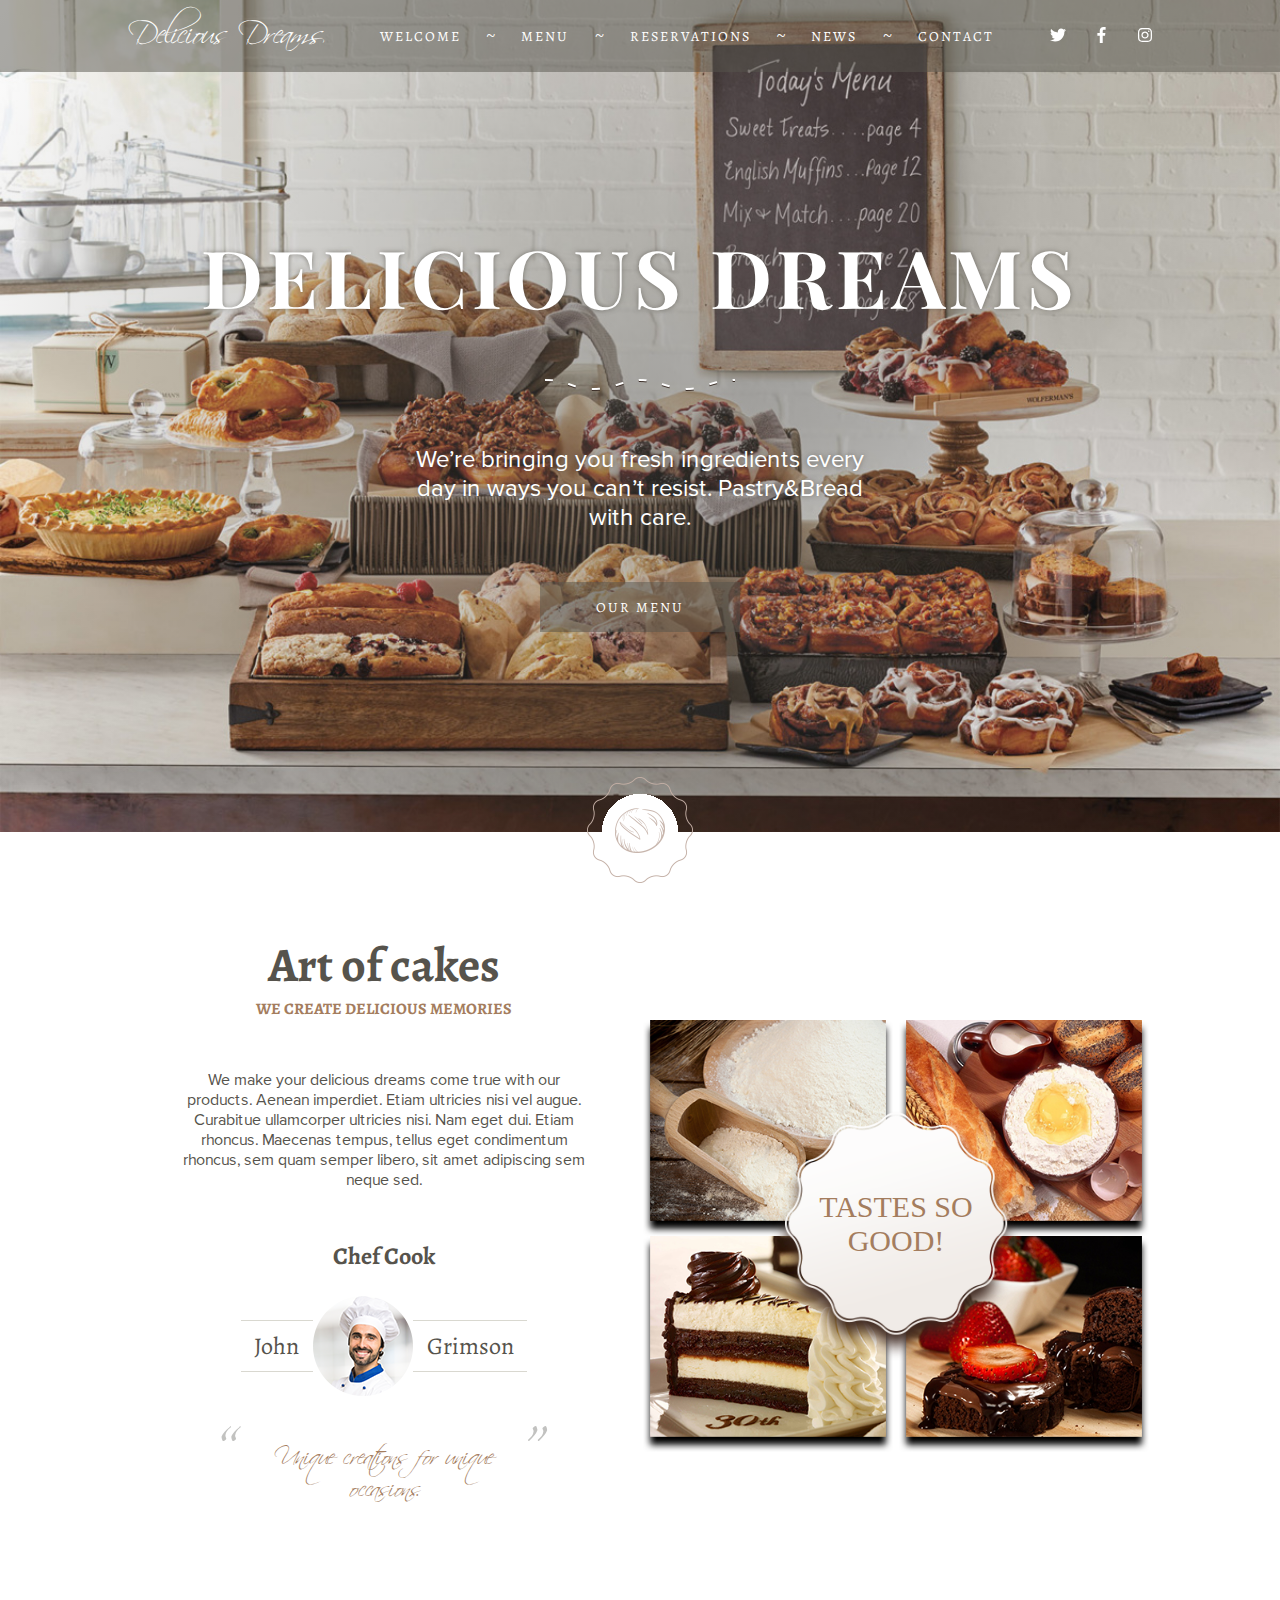
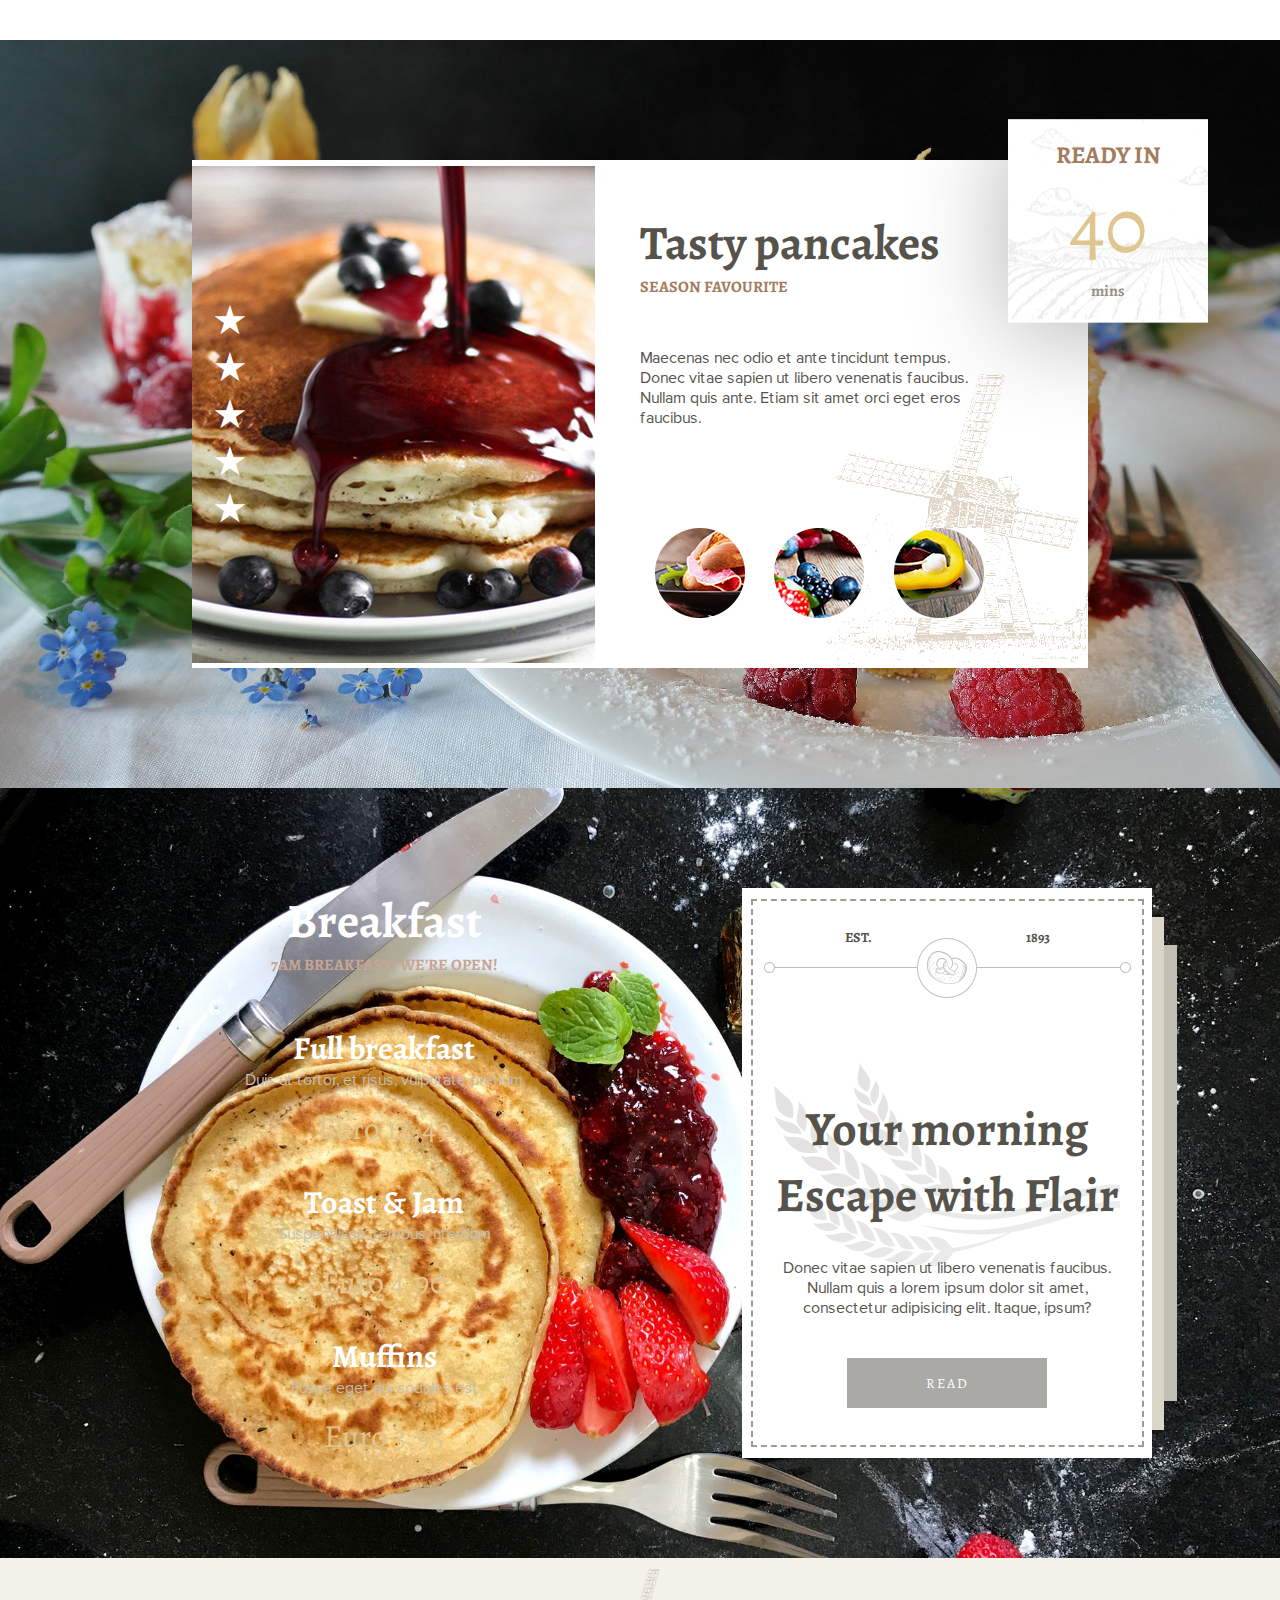
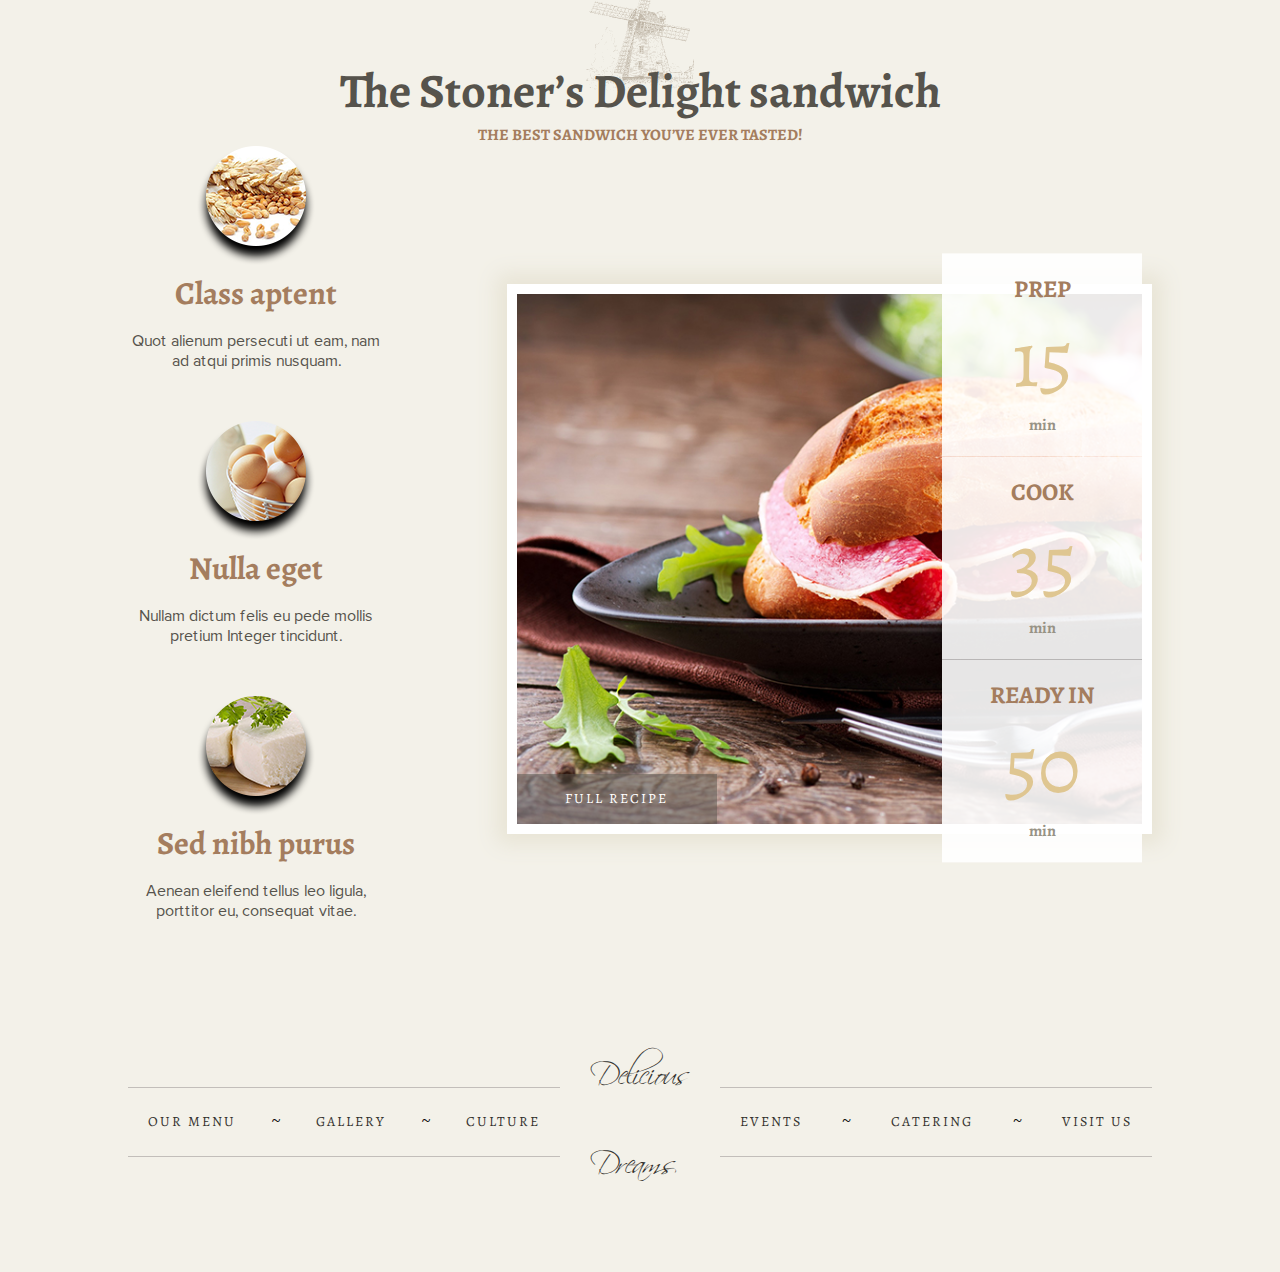
<file: index.html>
<!DOCTYPE html>
<html lang="en-US">
  <head>

    <meta charset="utf-8">
    <meta name="viewport" content="width=device-width, initial-scale=1, shrink-to-fit=no">
    <meta name="author" content="Olexiy Letushev">

    <title>Delicious Dreams | Bakery</title>

    <link rel="stylesheet" type="text/css" href="assets/css/styles.css">
    <link href="https://fonts.googleapis.com/css?family=Alegreya:400,700" rel="stylesheet">
    <link href="https://fonts.googleapis.com/css?family=Playfair+Display" rel="stylesheet">
    <link rel="shortcut icon" type="image/png" href="assets/images/favicon.png"/>

  </head>
  <body>

    <header class="hero">

      <nav>
        <a href="#" class="logo">Delicious Dreams</a>
        <ul class="main-nav">
          <li><a href="#">Welcome</a></li>
          <li><a href="#">Menu</a></li>
          <li><a href="#">Reservations</a></li>
          <li><a href="#">News</a></li>
          <li><a href="#">Contact</a></li>
        </ul>
        <ul class="social-media">
          <li><a href="#"><i class="fab fa-twitter"></i></a></li>
          <li><a href="#"><i class="fab fa-facebook-f"></i></a></li>
          <li><a href="#"><i class="fab fa-instagram"></i></a></li>
        </ul>
      </nav>

      <section class="intro">
        <h1>DELICIOUS DREAMS</h1>
        <img src="assets/images/dashed-line.png" alt="">
        <p>We’re bringing you fresh ingredients every day in ways you can’t resist. Pastry&Bread with care.</p>
        <a href="#" class="button">OUR MENU</a>
      </section>

      <div class="bread-icon">
        <img src="assets/images/bread.png" alt="bread">
      </div>

    </header>

    <div class="art-of-cakes">

      <section class="text">
        <h1>Art of cakes</h1>
        <h2>We create delicious memories</h2>
        <p class="desc">We make your delicious dreams come true with our products. Aenean imperdiet. Etiam ultricies nisi vel augue. Curabitue ullamcorper ultricies nisi. Nam eget dui. Etiam rhoncus.
          Maecenas tempus, tellus eget condimentum rhoncus, sem quam semper libero, sit amet adipiscing sem neque sed.</p>
        <p class="job">Chef Cook</p>
        <div class="person">
          <p>John</p>
          <img src="assets/images/chef.png" alt="Benito Gaspare - chef">
          <p>Grimson</p>
        </div>
        <blockquote>Unique creations for unique occasions.</blockquote>
      </section>

      <section class="images">
        <img src="assets/images/flour.jpg" alt="flour">
        <img src="assets/images/egg.jpg" alt="egg">
        <img src="assets/images/cake.jpg" alt="cake">
        <img src="assets/images/strawberry.jpg" alt="strawberry">

        <img src="assets/images/wavy-circle.png" alt="" class="wavy-circle">
        <h1>TASTES SO GOOD!</h1>
      </section>

    </div>

    <div class="pancakes">
      <div class="panel">

    	  <div class="img-rate">
    	  	<fieldset>
    	  	  <input type="radio" name="rating" value ="1" id="star1"><label for="star1"></label>
    	  	  <input type="radio" name="rating" value ="2" id="star2"><label for="star2"></label>
    	  	  <input type="radio" name="rating" value ="3" id="star3"><label for="star3"></label>
    	  	  <input type="radio" name="rating" value ="4" id="star4"><label for="star4"></label>
    	  	  <input type="radio" name="rating" value ="5" id="star5"><label for="star5"></label>
    	  	</fieldset>
    	  </div>
    	  <section class="text">
          <h1>Tasty pancakes</h1>
          <h2>Season favourite</h2>
          <p class="desc">Maecenas nec odio et ante tincidunt tempus. Donec vitae sapien ut libero venenatis faucibus. Nullam quis ante. Etiam sit amet orci eget eros faucibus.</p>
          <div class="steps">
            <img src="assets/images/step-1.jpg" alt="">
            <img src="assets/images/step-2.jpg" alt="">
            <img src="assets/images/step-3.jpg" alt="">
          </div>
    	  </section>

    	  <section class="ready-in">
    	  	<h1>READY IN</h1>
    	  	<p>40</p>
    	  	<span>mins</span>
    	  </section>

    	</div>
    </div>

    <div class="breakfast">

    	<section class="text">
    		<h1>Breakfast</h1>
    		<h2>7am Breakfast? we’re open!</h2>
    		<section class="bf-type">
    			<h1>Full breakfast</h1>
    			<p class="desc">Duis ut tortor, et risus, vulputate pretium</p>
    			<span>Euro 12.49</span>
    		</section>
    		<section class="bf-type">
    			<h1>Toast &amp; Jam</h1>
    			<p class="desc">Suspendisse, tempus, nterdum</p>
    			<span>Euro 4.90</span>
    		</section>
    		<section class="bf-type">
    			<h1>Muffins</h1>
    			<p class="desc">Fusce eget dui sodales est</p>
    			<span>Euro 3.95</span>
    		</section>
    	</section>

    	<article class="text">
    		<h1>Your morning Escape with Flair</h1>
    		<p class="desc">Donec vitae sapien ut libero venenatis faucibus.  Nullam quis a lorem ipsum dolor sit amet, consectetur adipisicing elit. Itaque, ipsum?</p>
    		<a href="#" class="button">READ</a>
    	</article>

    </div>

    <div class="recipe">

      <header class="text">
        <h1>The Stoner’s Delight sandwich</h1>
        <h2>The best sandwich you’ve ever tasted!</h2>
      </header>

      <div class="recipe-steps">
        <section class="text">
          <img src="assets/images/recipe-step-1.png" alt="">
          <h1>Class aptent</h1>
          <p class="desc">Quot alienum persecuti ut eam, nam ad  atqui primis nusquam.</p>
        </section>
        <section class="text">
          <img src="assets/images/recipe-step-2.png" alt="">
          <h1>Nulla eget</h1>
          <p class="desc">Nullam dictum felis eu pede mollis  pretium Integer tincidunt.</p>
        </section>
        <section class="text">
          <img src="assets/images/recipe-step-3.png" alt="">
          <h1>Sed nibh purus</h1>
          <p class="desc"> Aenean eleifend tellus leo ligula,  porttitor eu, consequat vitae.</p>
        </section>
      </div>

      <div class="recipe-img">
        <section class="ready-in">
          <h1>PREP</h1>
          <p>15</p>
          <span>min</span>
        </section>
        <section class="ready-in">
          <h1>COOK</h1>
          <p>35</p>
          <span>min</span>
        </section>
        <section class="ready-in">
          <h1>READY IN</h1>
          <p>50</p>
          <span>min</span>
        </section>
        <a href="#" class="button">FULL RECIPE</a>
      </div>

    </div>

    <footer>

    	<nav>
        <ul class="main-nav">
          <li><a href="#">Our menu</a></li>
          <li><a href="#">Gallery</a></li>
          <li><a href="#">Culture</a></li>
        </ul>
        <a href="#" class="logo">Delicious Dreams</a>
        <ul class="main-nav">
          <li><a href="#">Events</a></li>
          <li><a href="#">Catering</a></li>
          <li><a href="#">Visit us</a></li>
        </ul>
      </nav>

    </footer>

    <script defer src="assets/fontawesome.js"></script>

  </body>
</html>
</file>
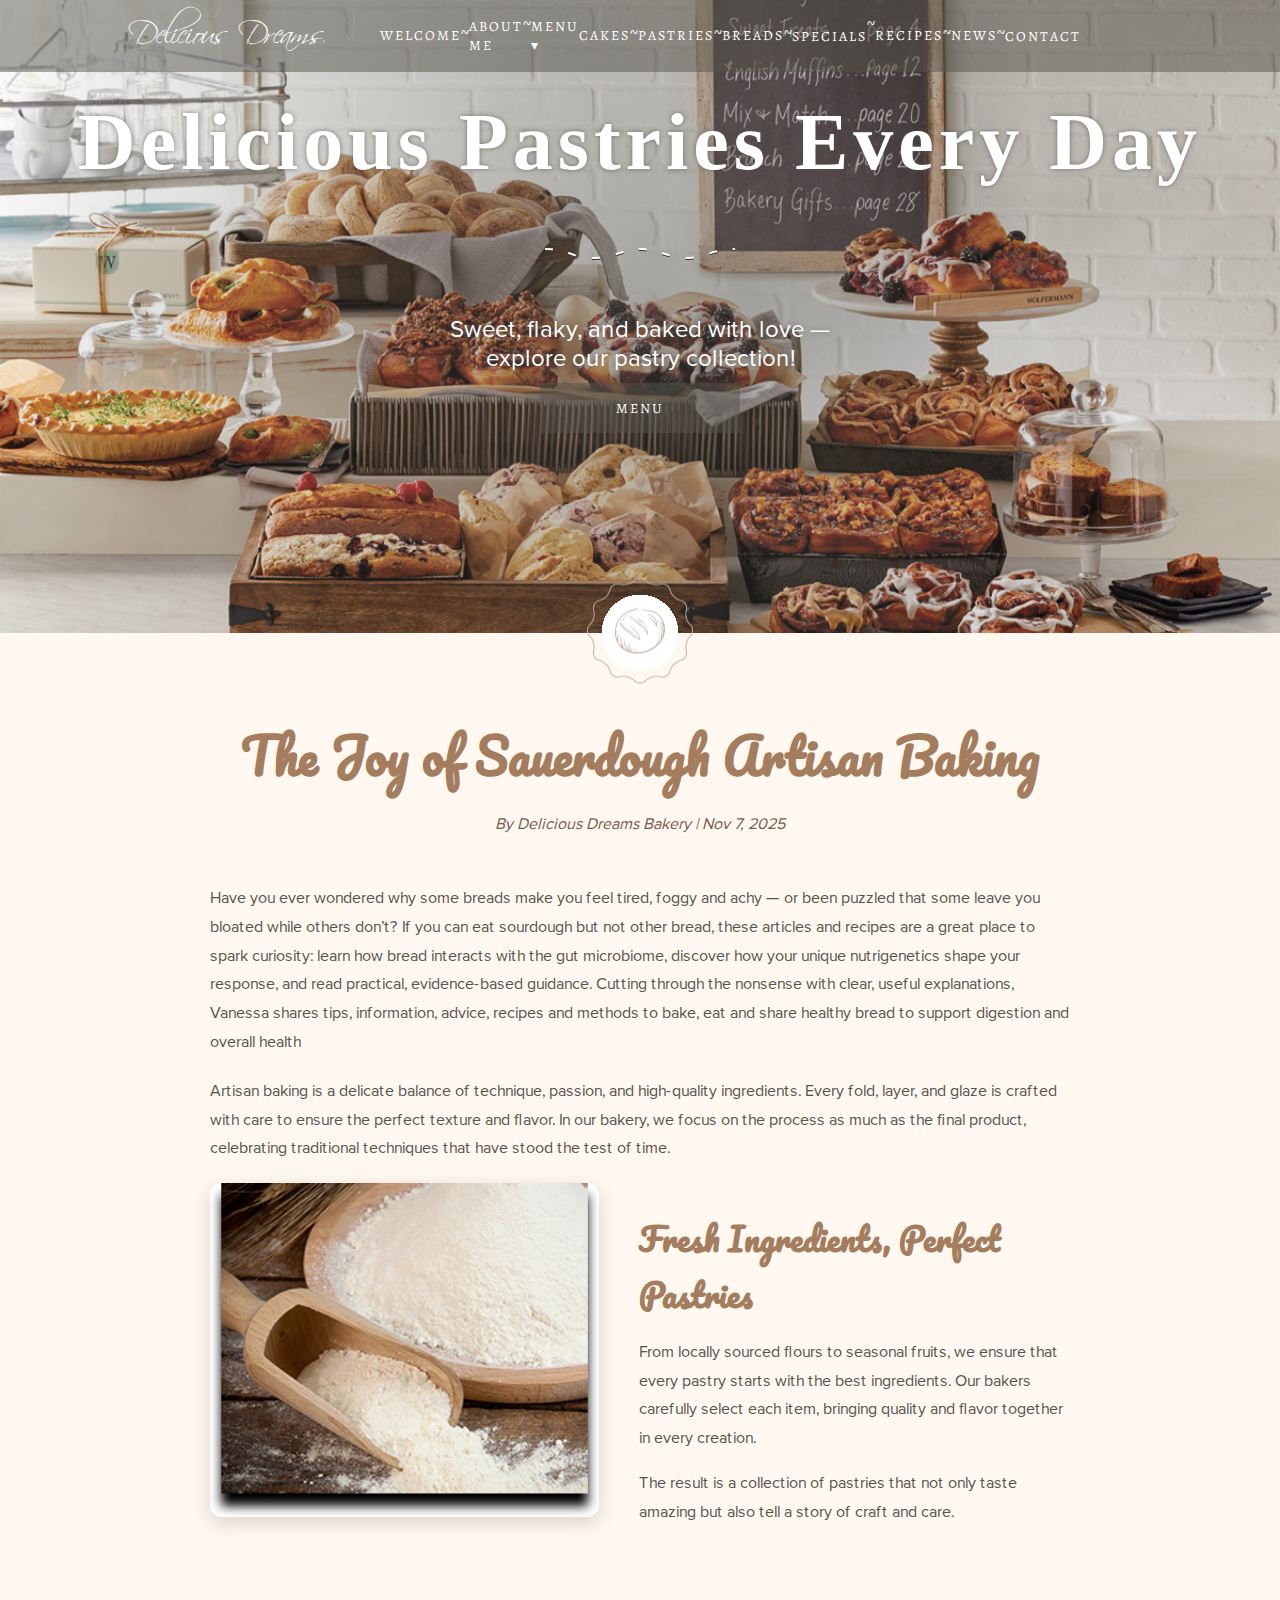
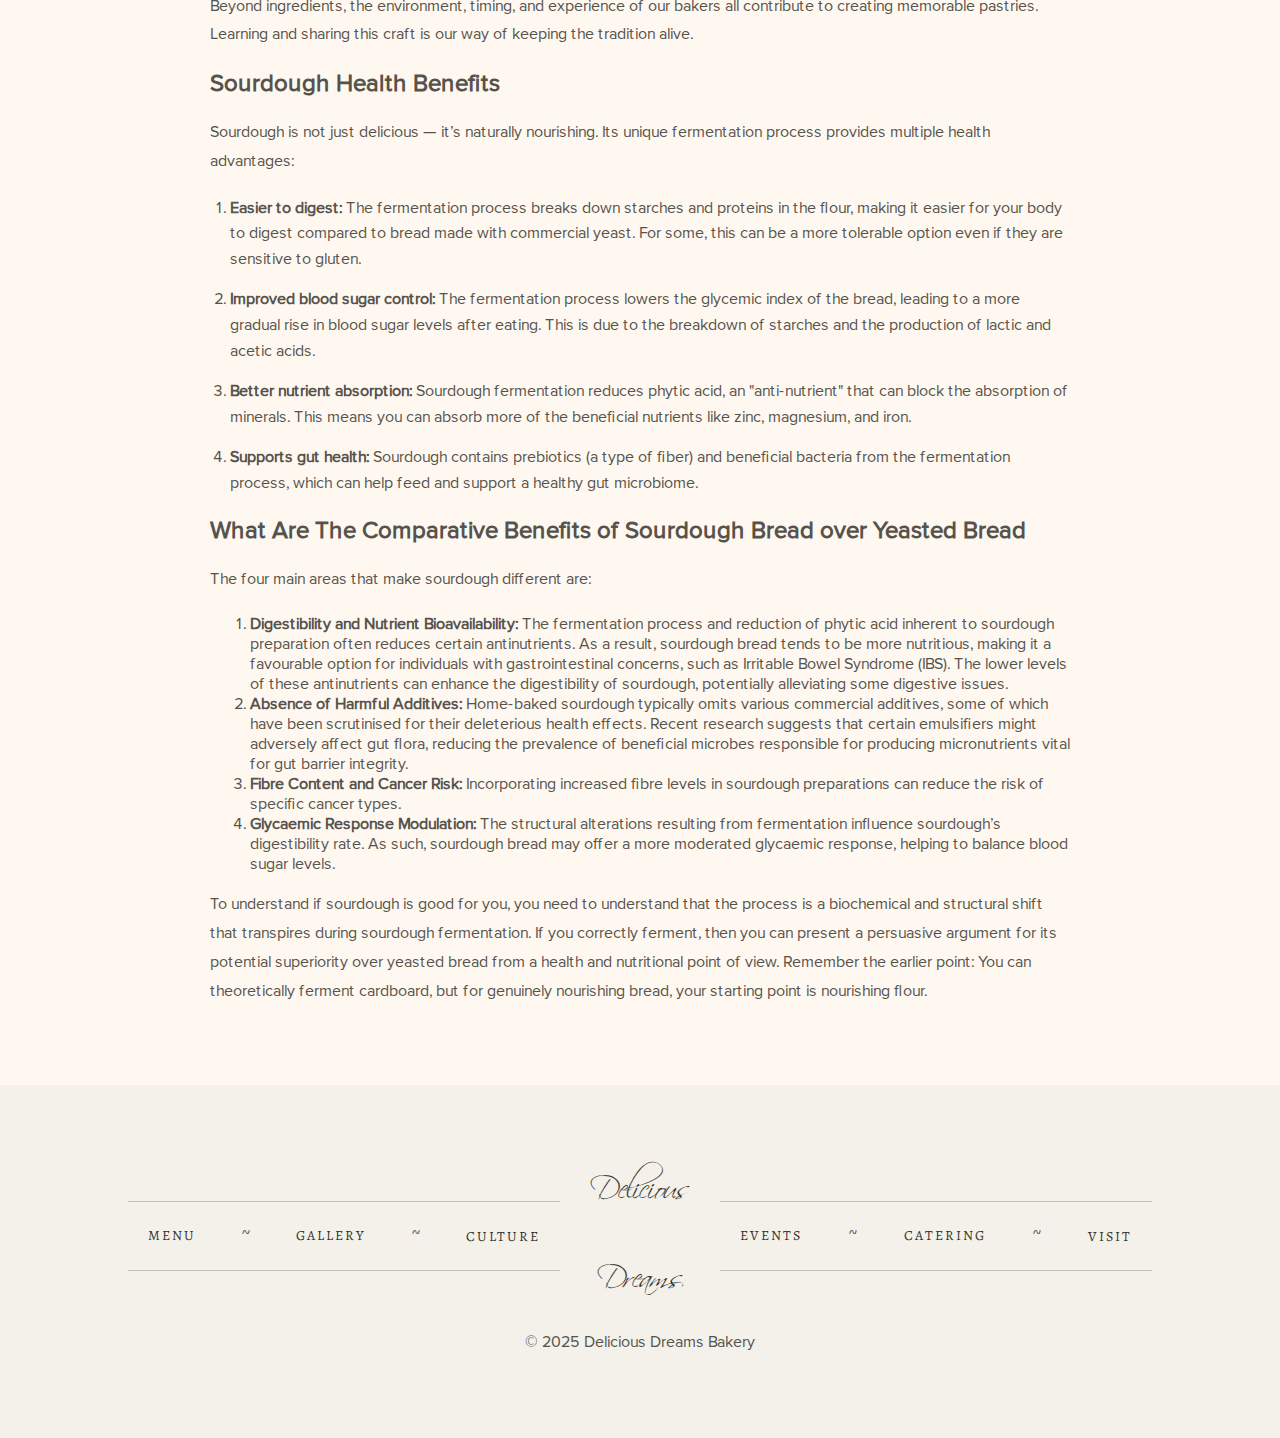
<file: blog-post.html>
<!DOCTYPE html>
<html lang="en-US">
<head>
  <meta charset="UTF-8">
  <meta name="viewport" content="width=device-width, initial-scale=1.0">
  <title>Delicious Dreams | Blog Post</title>

  <!-- Fonts -->
  <link href="https://fonts.googleapis.com/css?family=Alegreya:400,700|Pacifico&display=swap" rel="stylesheet">

  <!-- Existing Pastries CSS -->
  <link rel="stylesheet" href="assets/css/pastries.css">
  <link rel="stylesheet" href="assets/css/styles.css">

  <!-- Blog Post Specific CSS -->
  <link rel="stylesheet" href="assets/css/blog-post.css">
</head>
<body class="pastries-page">

  <!-- Header / Navigation (unchanged) -->
  <header class="hero">
    <nav>
      <a href="index.html" class="logo">Delicious Dreams</a>
      <ul class="main-nav">
        <li><a href="index.html">Welcome</a></li>
        <li><a href="about.html">About me</a></li>
        <li class="dropdown">
          <a href="#" class="dropdown-toggle">Menu ▾</a>
          <ul class="dropdown-content">
            <li><a href="cakes.html">Cakes</a></li>
            <li><a href="pastries.html">Pastries</a></li>
            <li><a href="breads.html">Breads</a></li>
            <li><a href="specials.html">Specials</a></li>
          </ul>
        </li>
        <li><a href="recipes.html">Recipes</a></li>
        <li><a href="#">News</a></li>
        <li><a href="contact.html">Contact</a></li>
      </ul>

      <ul class="social-media">
        <li><a href="#"><i class="fab fa-twitter"></i></a></li>
        <li><a href="#"><i class="fab fa-facebook-f"></i></a></li>
        <li><a href="#"><i class="fab fa-instagram"></i></a></li>
      </ul>
    </nav>

    <section class="intro">
      <h1>Delicious Pastries Every Day</h1>
      <img src="assets/images/dashed-line.png" alt="">
      <p>Sweet, flaky, and baked with love — explore our pastry collection!</p>
      <a href="#" class="button">MENU</a>
    </section>
    <div class="bread-icon">
      <img src="assets/images/bread.png" alt="pastry">
    </div>
  </header>
  <!----END NAV HEADER-->

  <!-- BLOG POST CONTENT -->
  <main class="blog-container">
    <h1 class="blog-title">The Joy of Sauerdough Artisan Baking</h1>
    <p class="blog-author">By Delicious Dreams Bakery | Nov 7, 2025</p>

    <div class="blog-content">
        <p>Have you ever wondered why some breads make you feel tired, foggy and achy — or been puzzled that 
    some leave you bloated while 
    others don’t? If you can eat sourdough but not other bread,
     these articles and recipes are a great place to spark curiosity: 
     learn how bread interacts with the gut microbiome, discover how your unique nutrigenetics 
     shape your response, and read practical, evidence-based guidance. Cutting through the nonsense with
      clear, useful explanations, Vanessa shares tips, information, advice, recipes and methods to bake, 
      eat and share healthy bread to support digestion and overall health</p>
      <p>Artisan baking is a delicate balance of technique, passion, and high-quality ingredients. Every fold, layer, and glaze is crafted with care to ensure the perfect texture and flavor. In our bakery, we focus on the process as much as the final product, celebrating traditional techniques that have stood the test of time.</p>

      <!-- Image Left, Text Right -->
      <div class="img-text-section">
        <img src="assets/images/flour.jpg" alt="Baking ingredients" class="section-image">
        <div class="section-text">
          <h2>Fresh Ingredients, Perfect Pastries</h2>
          <p>From locally sourced flours to seasonal fruits, we ensure that every pastry starts with the best
             ingredients. Our bakers carefully select each item, bringing quality and flavor together in every 
             creation.</p>
          <p class="text-below">The result is a collection of pastries that not only taste amazing but also tell 
            a story of craft and care.</p>
        </div>
      </div>

      <p>Beyond ingredients, the environment, timing, and experience of our bakers all contribute to creating 
        memorable pastries. Learning and sharing this craft is our way of keeping the tradition alive.
        
    
    </p>
    <section class="sourdough-benefits">
  <h2>Sourdough Health Benefits</h2>
  <p>
    Sourdough is not just delicious — it’s naturally nourishing. Its unique fermentation process provides multiple health advantages:
  </p>
  <ul>
    <li><strong>Easier to digest:</strong> The fermentation process breaks down starches and proteins in the flour, making it easier for your body to digest compared to bread made with commercial yeast. For some, this can be a more tolerable option even if they are sensitive to gluten.</li>
    <li><strong>Improved blood sugar control:</strong> The fermentation process lowers the glycemic index of the bread, leading to a more gradual rise in blood sugar levels after eating. This is due to the breakdown of starches and the production of lactic and acetic acids.</li>
    <li><strong>Better nutrient absorption:</strong> Sourdough fermentation reduces phytic acid, an "anti-nutrient" that can block the absorption of minerals. This means you can absorb more of the beneficial nutrients like zinc, magnesium, and iron.</li>
    <li><strong>Supports gut health:</strong> Sourdough contains prebiotics (a type of fiber) and beneficial bacteria from the fermentation process, which can help feed and support a healthy gut microbiome.</li>
  </ul>

  
</section>

<section class="sourdough-comparison">
  <h2>What Are The Comparative Benefits of Sourdough Bread over Yeasted Bread</h2>
  <p>The four main areas that make sourdough different are:</p>
  <ol>
    <li><strong>Digestibility and Nutrient Bioavailability:</strong> The fermentation process and reduction 
        of phytic acid inherent to sourdough preparation often reduces certain antinutrients. As a result, 
        sourdough bread tends to be more nutritious, making it a favourable option for individuals with 
        gastrointestinal concerns, such as Irritable Bowel Syndrome (IBS). The lower levels of these antinutrients
         can enhance the digestibility of sourdough, potentially alleviating some digestive issues.</li>
    <li><strong>Absence of Harmful Additives:</strong> Home-baked sourdough typically omits various commercial
         additives, some of which have been scrutinised for their deleterious health effects. Recent research 
         suggests that certain emulsifiers might adversely affect gut flora, reducing the prevalence of beneficial 
         microbes responsible for producing micronutrients vital for gut barrier integrity.</li>
    <li><strong>Fibre Content and Cancer Risk:</strong> Incorporating increased fibre levels in sourdough
         preparations can reduce the risk of specific cancer types.</li>
    <li><strong>Glycaemic Response Modulation:</strong> The structural alterations resulting from fermentation 
        influence sourdough’s digestibility rate. As such, sourdough bread may offer a more moderated glycaemic 
        response, helping to balance blood sugar levels.</li>
  </ol>
  <p>To understand if sourdough is good for you, you need to understand that the process is a biochemical 
    and structural shift that transpires during sourdough fermentation. If you correctly ferment, then you 
    can present a persuasive argument for its potential superiority over yeasted bread from a health and 
    nutritional point of view. Remember the earlier point: You can theoretically ferment cardboard, but for
     genuinely nourishing bread, your starting point is nourishing flour.</p>
</section>


  
    </div>
  </main>

  <!-- Footer (unchanged) -->
  <footer>
    <nav>
      <ul class="main-nav">
        <li><a href="#">Menu</a></li>
        <li><a href="#">Gallery</a></li>
        <li><a href="#">Culture</a></li>
      </ul>
      <a href="#" class="logo">Delicious Dreams</a>
      <ul class="main-nav">
        <li><a href="#">Events</a></li>
        <li><a href="#">Catering</a></li>
        <li><a href="#">Visit </a></li>
      </ul>
    </nav>
    <p>&copy; 2025 Delicious Dreams Bakery</p>
  </footer>

  <script defer src="assets/js/script.js"></script>
</body>
</html>
</file>
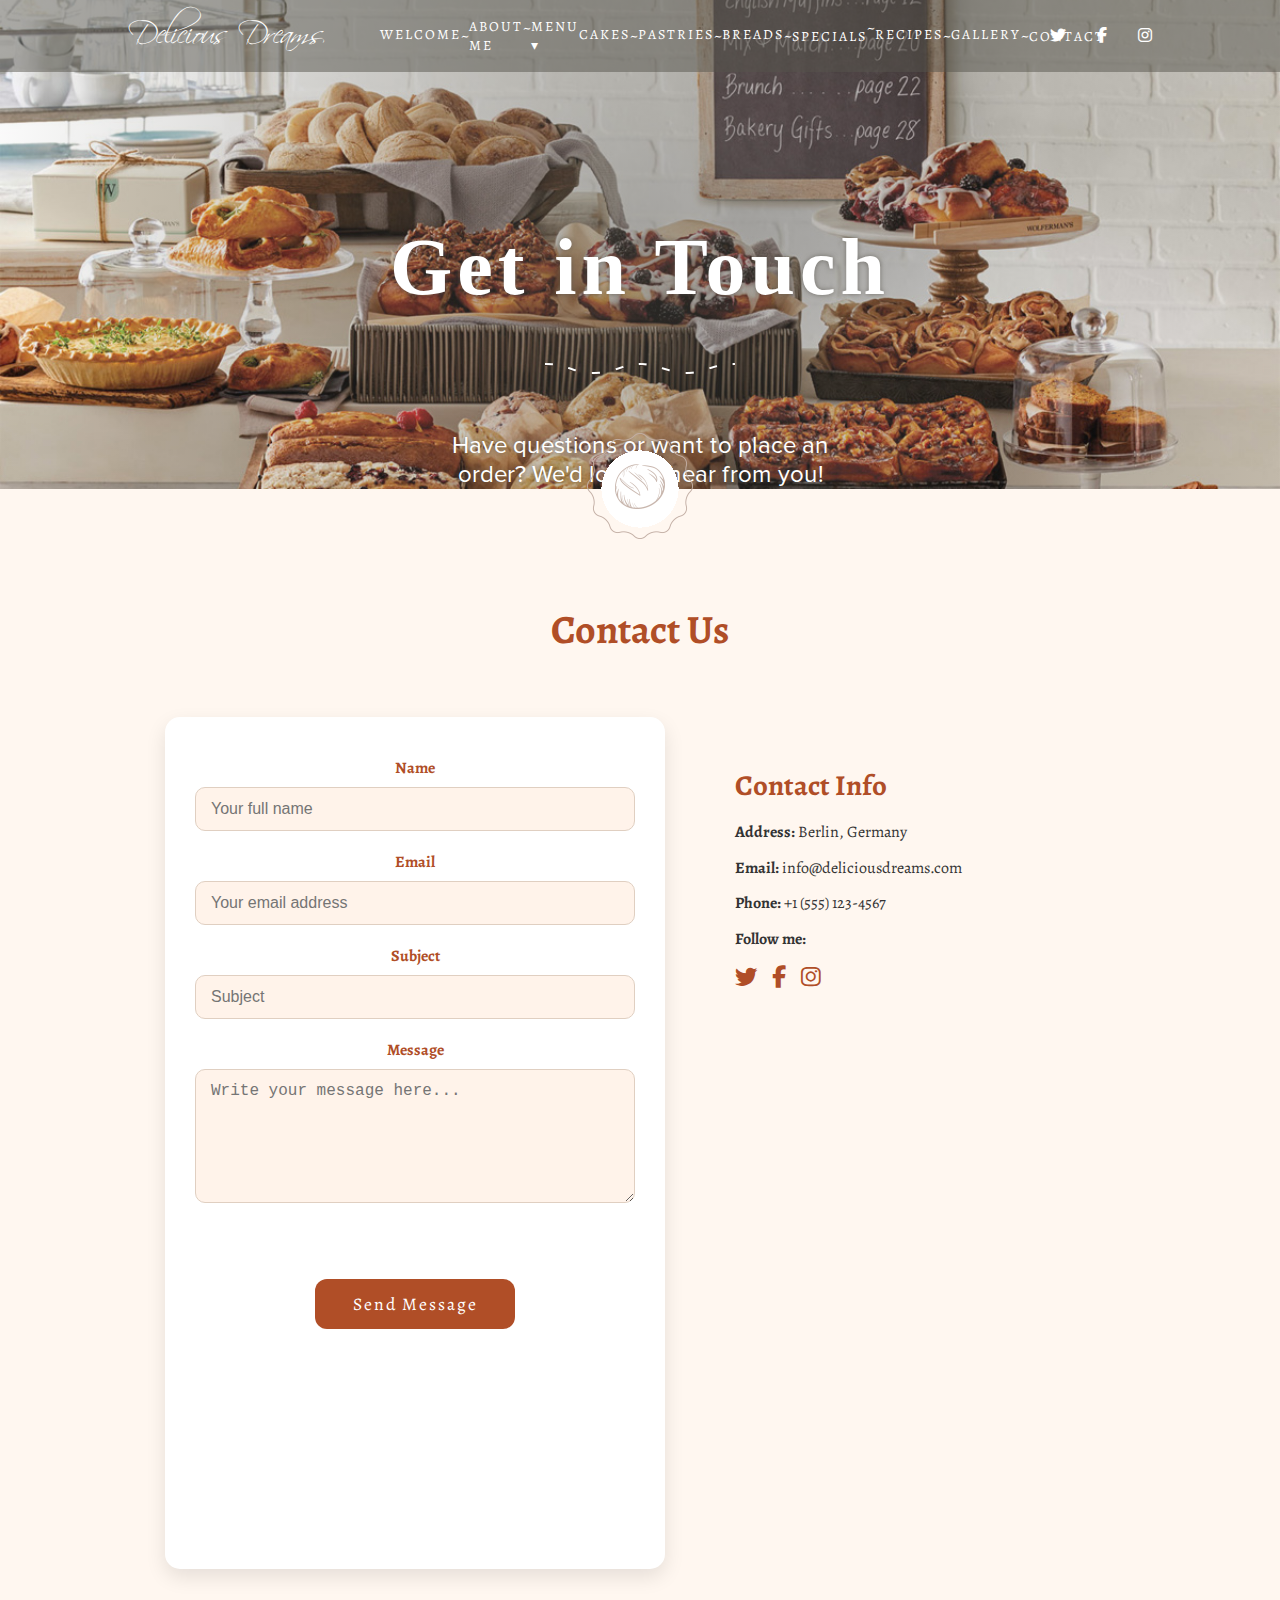
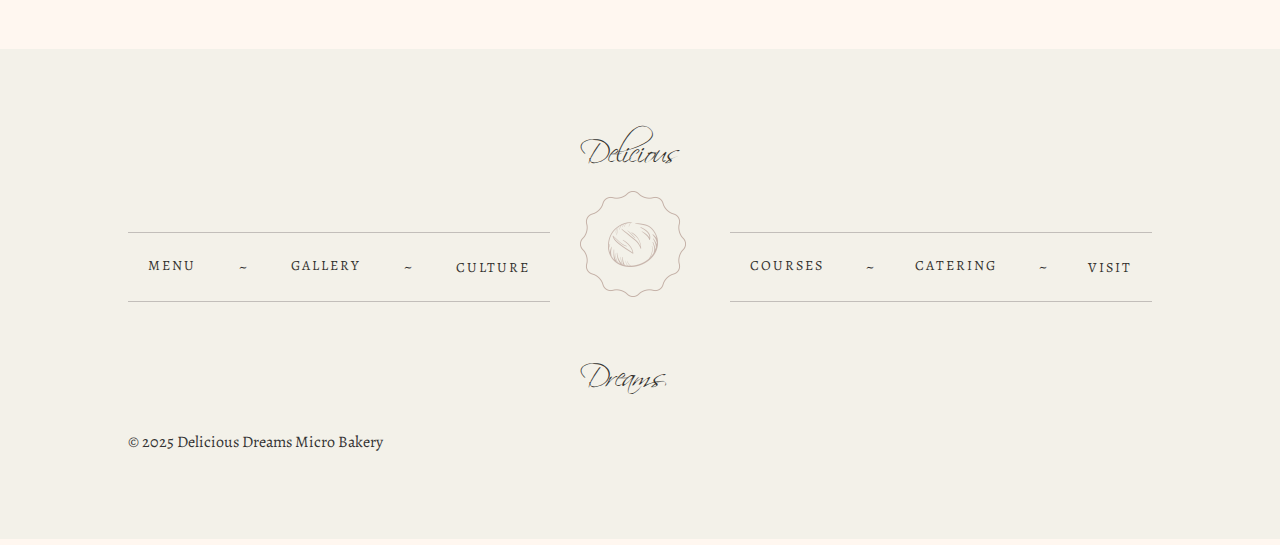
<file: contact.html>
<!DOCTYPE html>
<html lang="en-US">
<head>
  <meta charset="UTF-8">
  <meta name="viewport" content="width=device-width, initial-scale=1.0">
  <title>Delicious Dreams | Contact</title>
  <!-- SEO Meta Tags -->
  <meta name="description" content="Get in touch with Delicious Dreams Micro Bakery. Contact us for orders, inquiries, and bakery delights.">
  <meta name="keywords" content="bakery, cakes, pastries, breads, contact, Delicious Dreams, micro bakery, orders">
  <meta name="author" content="Delicious Dreams Micro Bakery">
  <meta name="robots" content="index, follow">

  <!-- Open Graph / Facebook -->
  <meta property="og:title" content="Delicious Dreams | Contact">
  <meta property="og:description" content="Get in touch with Delicious Dreams Micro Bakery. Contact us for orders, inquiries, and bakery delights.">
  <meta property="og:type" content="website">
  <meta property="og:url" content="https://www.yoursite.com/contact.html">
  <meta property="og:image" content="https://www.yoursite.com/assets/images/bread.png">

  <!-- Twitter Card -->
  <meta name="twitter:card" content="summary_large_image">
  <meta name="twitter:title" content="Delicious Dreams | Contact">
  <meta name="twitter:description" content="Get in touch with Delicious Dreams Micro Bakery. Contact us for orders, inquiries, and bakery delights.">
  <meta name="twitter:image" content="https://www.yoursite.com/assets/images/bread.png">


  <!-- Google Fonts -->
  <link href="https://fonts.googleapis.com/css?family=Alegreya:400,700" rel="stylesheet">
  <!-- Font Awesome -->
  <link rel="stylesheet" href="https://cdnjs.cloudflare.com/ajax/libs/font-awesome/6.5.0/css/all.min.css">


  <!-- CSS Files -->
  <link rel="stylesheet" href="assets/css/styles.css">
  <link rel="stylesheet" href="assets/css/contact.css">
</head>
<body class="contact-page">

  <!-- =========================
       Header / Navigation
  ========================= -->
  <header class="hero">
    <nav>
      <a href="index.html" class="logo">Delicious Dreams</a>
      <ul class="main-nav">
        <li><a href="index.html">Welcome</a></li>
        <li><a href="about.html">About me</a></li>
        <li class="dropdown">
          <a href="#" class="dropdown-toggle">Menu ▾</a>
          <ul class="dropdown-content">
            <li><a href="cakes.html">Cakes</a></li>
            <li><a href="pastries.html">Pastries</a></li>
            <li><a href="breads.html">Breads</a></li>
            <li><a href="specials.html">Specials</a></li>
          </ul>
        </li>
        <li><a href="recipes.html">Recipes</a></li>
        <li><a href="gallery.html">Gallery</a></li>
        <li><a href="contact.html">Contact</a></li>
      </ul>

      <ul class="social-media">
        <li><a href="#"><i class="fab fa-twitter"></i></a></li>
        <li><a href="#"><i class="fab fa-facebook-f"></i></a></li>
        <li><a href="#"><i class="fab fa-instagram"></i></a></li>
      </ul>
    </nav>

    <section class="intro">
      <h1>Get in Touch</h1>
      <img src="assets/images/dashed-line.png" alt="">
      <p>Have questions or want to place an order? We'd love to hear from you!</p>
    </section>

    <div class="bread-icon">
      <img src="assets/images/bread.png" alt="bread">
    </div>
  </header>

  <!-- =========================
       Contact Section
  ========================= -->
  <main class="contact-section">
    <h2>Contact Us</h2>
    <div class="contact-container">
      <form action="mailto:your-email@example.com" method="POST" class="contact-form">
        <label for="name">Name</label>
        <input type="text" id="name" name="name" placeholder="Your full name" required>

        <label for="email">Email</label>
        <input type="email" id="email" name="email" placeholder="Your email address" required>

        <label for="subject">Subject</label>
        <input type="text" id="subject" name="subject" placeholder="Subject" required>

        <label for="message">Message</label>
        <textarea id="message" name="message" placeholder="Write your message here..." rows="6" required></textarea>

        <button type="submit" class="button">Send Message</button>
      </form>

      <div class="contact-info">
        <h3>Contact Info</h3>
        <p><strong>Address:</strong>  Berlin, Germany</p>
        <p><strong>Email:</strong> info@deliciousdreams.com</p>
        <p><strong>Phone:</strong> +1 (555) 123-4567</p>
        <p><strong>Follow me:</strong></p>
        <ul class="social-media">
          <li><a href="#"><i class="fab fa-twitter"></i></a></li>
          <li><a href="#"><i class="fab fa-facebook-f"></i></a></li>
          <li><a href="#"><i class="fab fa-instagram"></i></a></li>
        </ul>
      </div>
    </div>
  </main>

  <!-- =========================
       Footer Section
  ========================= -->
  <footer>
    <nav>
      <ul class="main-nav">
        <li><a href="#">Menu</a></li>
        <li><a href="#">Gallery</a></li>
        <li><a href="#">Culture</a></li>
      </ul>

      <a href="index.html" class="logo">
        <span class="logo-text top">Delicious</span>
        <img src="assets/images/bread.png" alt="Bread Logo" class="logo-img">
        <span class="logo-text bottom">Dreams</span>
      </a>

      <ul class="main-nav">
        <li><a href="courses.html">Courses</a></li>
        <li><a href="#">Catering</a></li>
        <li><a href="#">Visit</a></li>
      </ul>
    </nav>
    <p>&copy; 2025 Delicious Dreams Micro Bakery</p>
  </footer>

  <!-- Your existing JS file -->
  <script defer src="assets/js/script.js"></script>
</body>
</html>
</file>
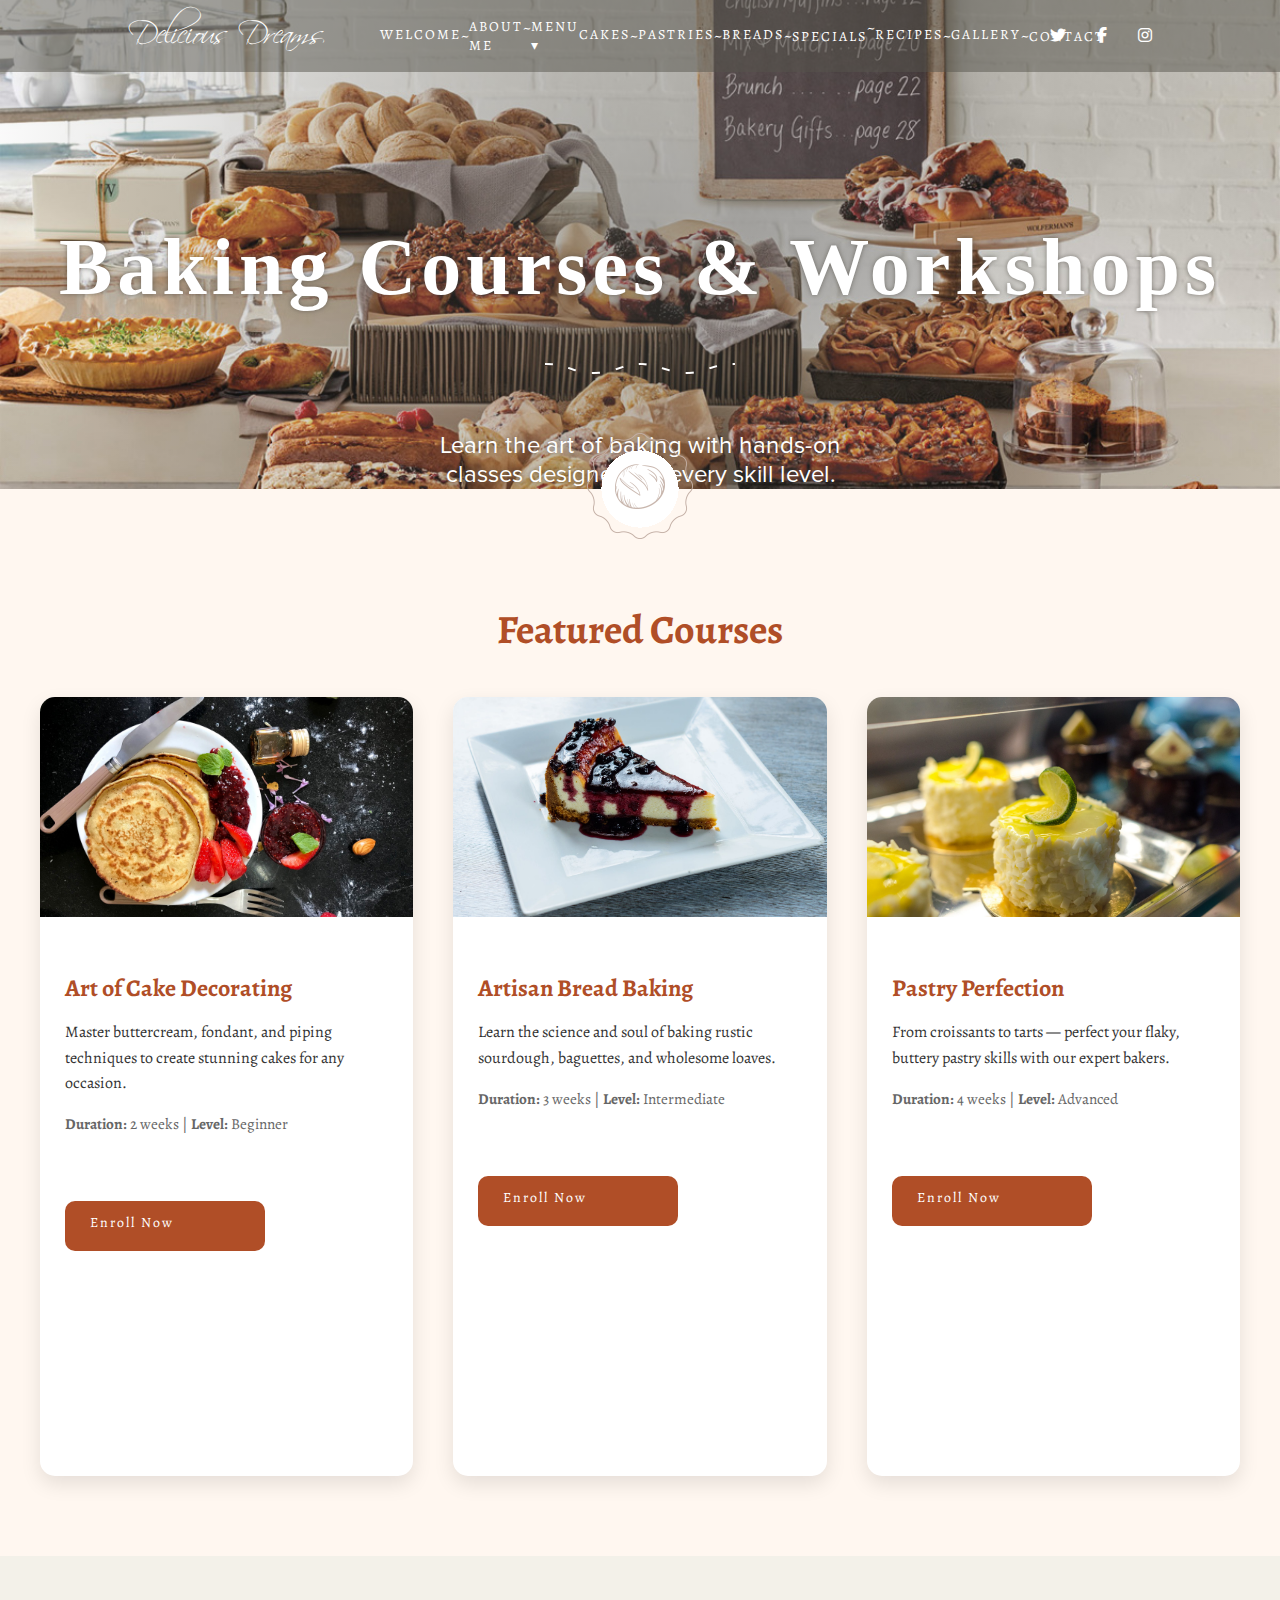
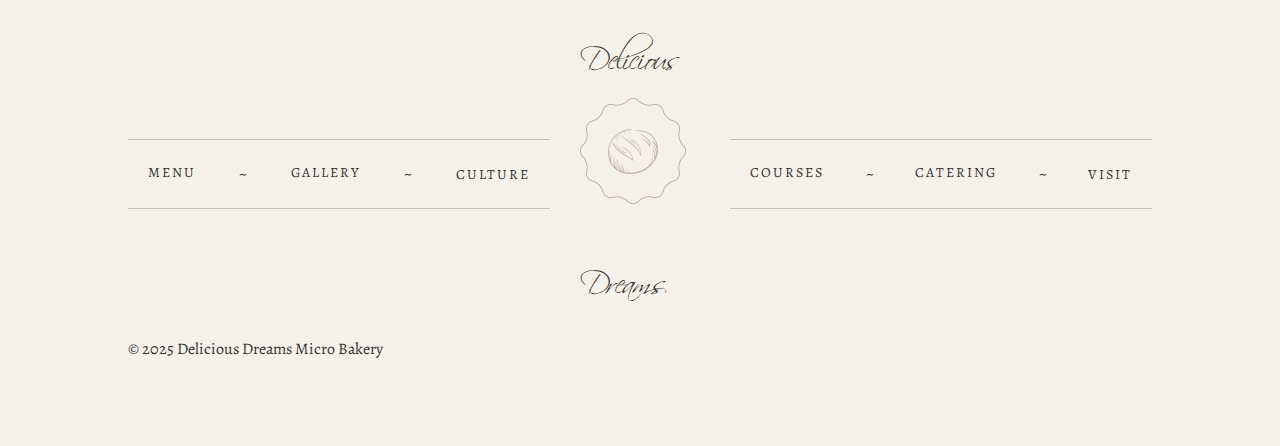
<file: courses.html>
<!DOCTYPE html>
<html lang="en-US">
<head>
  <meta charset="UTF-8">
  <meta name="viewport" content="width=device-width, initial-scale=1.0">
  <title>Delicious Dreams | Courses</title>

  <!-- SEO Meta Tags -->
  <meta name="description" content="Join baking workshops and courses at Delicious Dreams. Learn to bake cakes, pastries, and breads with love and skill.">
  <meta name="keywords" content="baking courses, pastry workshops, bread making, Delicious Dreams, bakery classes">
  <meta name="author" content="Delicious Dreams Micro Bakery">
  <meta name="robots" content="index, follow">

  <!-- Open Graph -->
  <meta property="og:title" content="Delicious Dreams | Courses">
  <meta property="og:description" content="Join baking workshops and courses at Delicious Dreams. Learn to bake cakes, pastries, and breads with love and skill.">
  <meta property="og:type" content="website">
  <meta property="og:image" content="https://www.yoursite.com/assets/images/bread.png">

  <!-- Fonts and Icons -->
  <link href="https://fonts.googleapis.com/css?family=Alegreya:400,700" rel="stylesheet">
  <link rel="stylesheet" href="https://cdnjs.cloudflare.com/ajax/libs/font-awesome/6.5.0/css/all.min.css">

  <!-- CSS Files -->
  <link rel="stylesheet" href="assets/css/styles.css">
  <link rel="stylesheet" href="assets/css/courses.css">
</head>

<body class="courses-page">

  <!-- =========================
       Header / Navigation
  ========================= -->
  <header class="hero">
    <nav>
      <a href="index.html" class="logo">Delicious Dreams</a>
      <ul class="main-nav">
        <li><a href="index.html">Welcome</a></li>
        <li><a href="about.html">About me</a></li>
        <li class="dropdown">
          <a href="#" class="dropdown-toggle">Menu ▾</a>
          <ul class="dropdown-content">
            <li><a href="cakes.html">Cakes</a></li>
            <li><a href="pastries.html">Pastries</a></li>
            <li><a href="breads.html">Breads</a></li>
            <li><a href="specials.html">Specials</a></li>
          </ul>
        </li>
        <li><a href="recipes.html">Recipes</a></li>
        <li><a href="gallery.html">Gallery</a></li>
        <li><a href="contact.html">Contact</a></li>
      </ul>

      <ul class="social-media">
        <li><a href="#"><i class="fab fa-twitter"></i></a></li>
        <li><a href="#"><i class="fab fa-facebook-f"></i></a></li>
        <li><a href="#"><i class="fab fa-instagram"></i></a></li>
      </ul>
    </nav>

    <section class="intro">
      <h1>Baking Courses & Workshops</h1>
      <img src="assets/images/dashed-line.png" alt="">
      <p>Learn the art of baking with hands-on classes designed for every skill level.</p>
    </section>

    <div class="bread-icon">
      <img src="assets/images/bread.png" alt="bread">
    </div>
  </header>

  <!-- =========================
       Courses Section
  ========================= -->
  <main class="courses-section">
    <h2> Featured Courses</h2>
    <div class="courses-grid">

      <!-- Course Card 1 -->
      <div class="course-card">
        <img src="assets/images/breakfast.jpg" alt="Cake Decorating Class">
        <div class="course-content">
          <h3>Art of Cake Decorating</h3>
          <p>Master buttercream, fondant, and piping techniques to create stunning cakes for any occasion.</p>
          <p class="details"><strong>Duration:</strong> 2 weeks | <strong>Level:</strong> Beginner</p>
          <a href="#" class="button">Enroll Now</a>
        </div>
      </div>

      <!-- Course Card 2 -->
      <div class="course-card">
        <img src="assets/images/cheesecake.jpg" alt="Bread Baking Class">
        <div class="course-content">
          <h3>Artisan Bread Baking</h3>
          <p>Learn the science and soul of baking rustic sourdough, baguettes, and wholesome loaves.</p>
          <p class="details"><strong>Duration:</strong> 3 weeks | <strong>Level:</strong> Intermediate</p>
          <a href="#" class="button">Enroll Now</a>
        </div>
      </div>

      <!-- Course Card 3 -->
      <div class="course-card">
        <img src="assets/images/cakes3.jpg" alt="Pastry Workshop">
        <div class="course-content">
          <h3>Pastry Perfection</h3>
          <p>From croissants to tarts — perfect your flaky, buttery pastry skills with our expert bakers.</p>
          <p class="details"><strong>Duration:</strong> 4 weeks | <strong>Level:</strong> Advanced</p>
          <a href="#" class="button">Enroll Now</a>
        </div>
      </div>

    </div>
  </main>

  <!-- =========================
       Footer
  ========================= -->
  <footer>
    <nav>
      <ul class="main-nav">
        <li><a href="#">Menu</a></li>
        <li><a href="gallery.html">Gallery</a></li>
        <li><a href="#">Culture</a></li>
      </ul>

      <a href="index.html" class="logo">
        <span class="logo-text top">Delicious</span>
        <img src="assets/images/bread.png" alt="Bread Logo" class="logo-img">
        <span class="logo-text bottom">Dreams</span>
      </a>

      <ul class="main-nav">
        <li><a href="courses.html">Courses</a></li>
        <li><a href="#">Catering</a></li>
        <li><a href="#">Visit</a></li>
      </ul>
    </nav>
    <p>&copy; 2025 Delicious Dreams Micro Bakery</p>
  </footer>

  <script defer src="assets/js/script.js"></script>
</body>
</html>
</file>
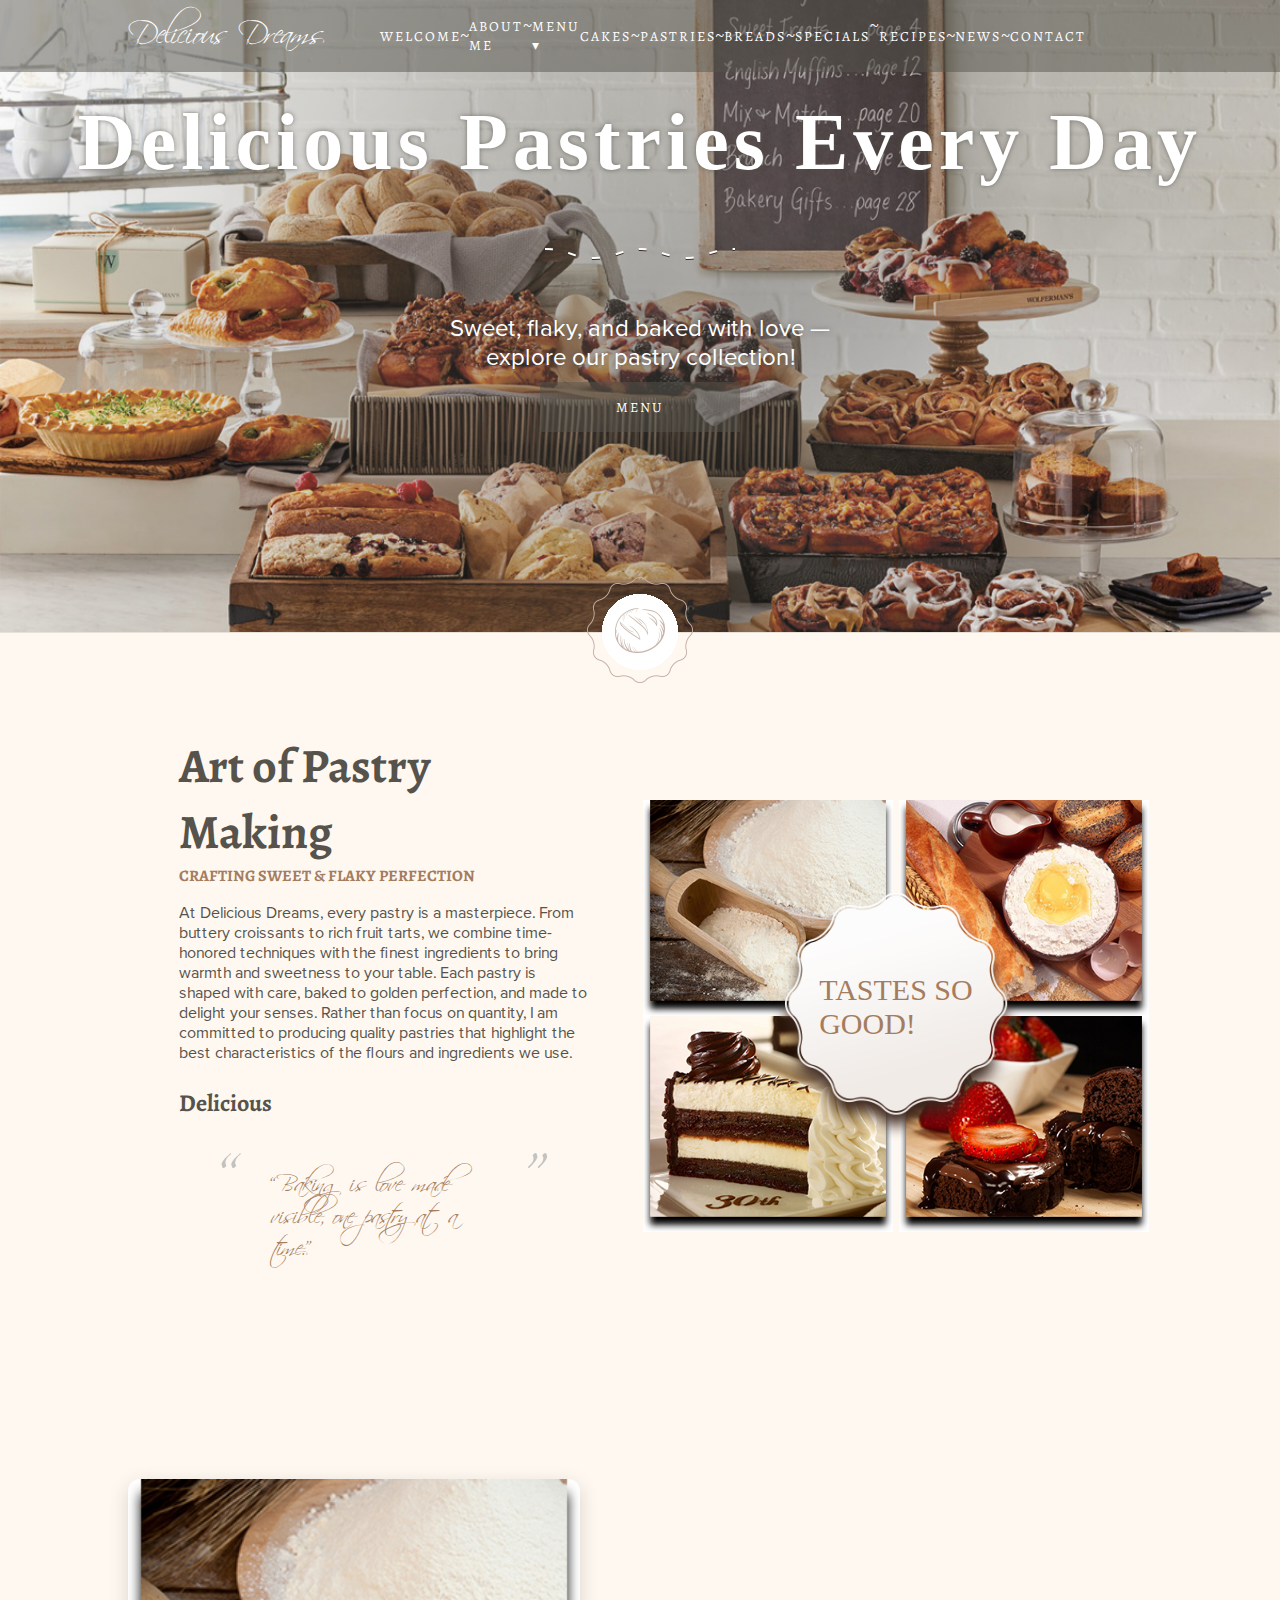
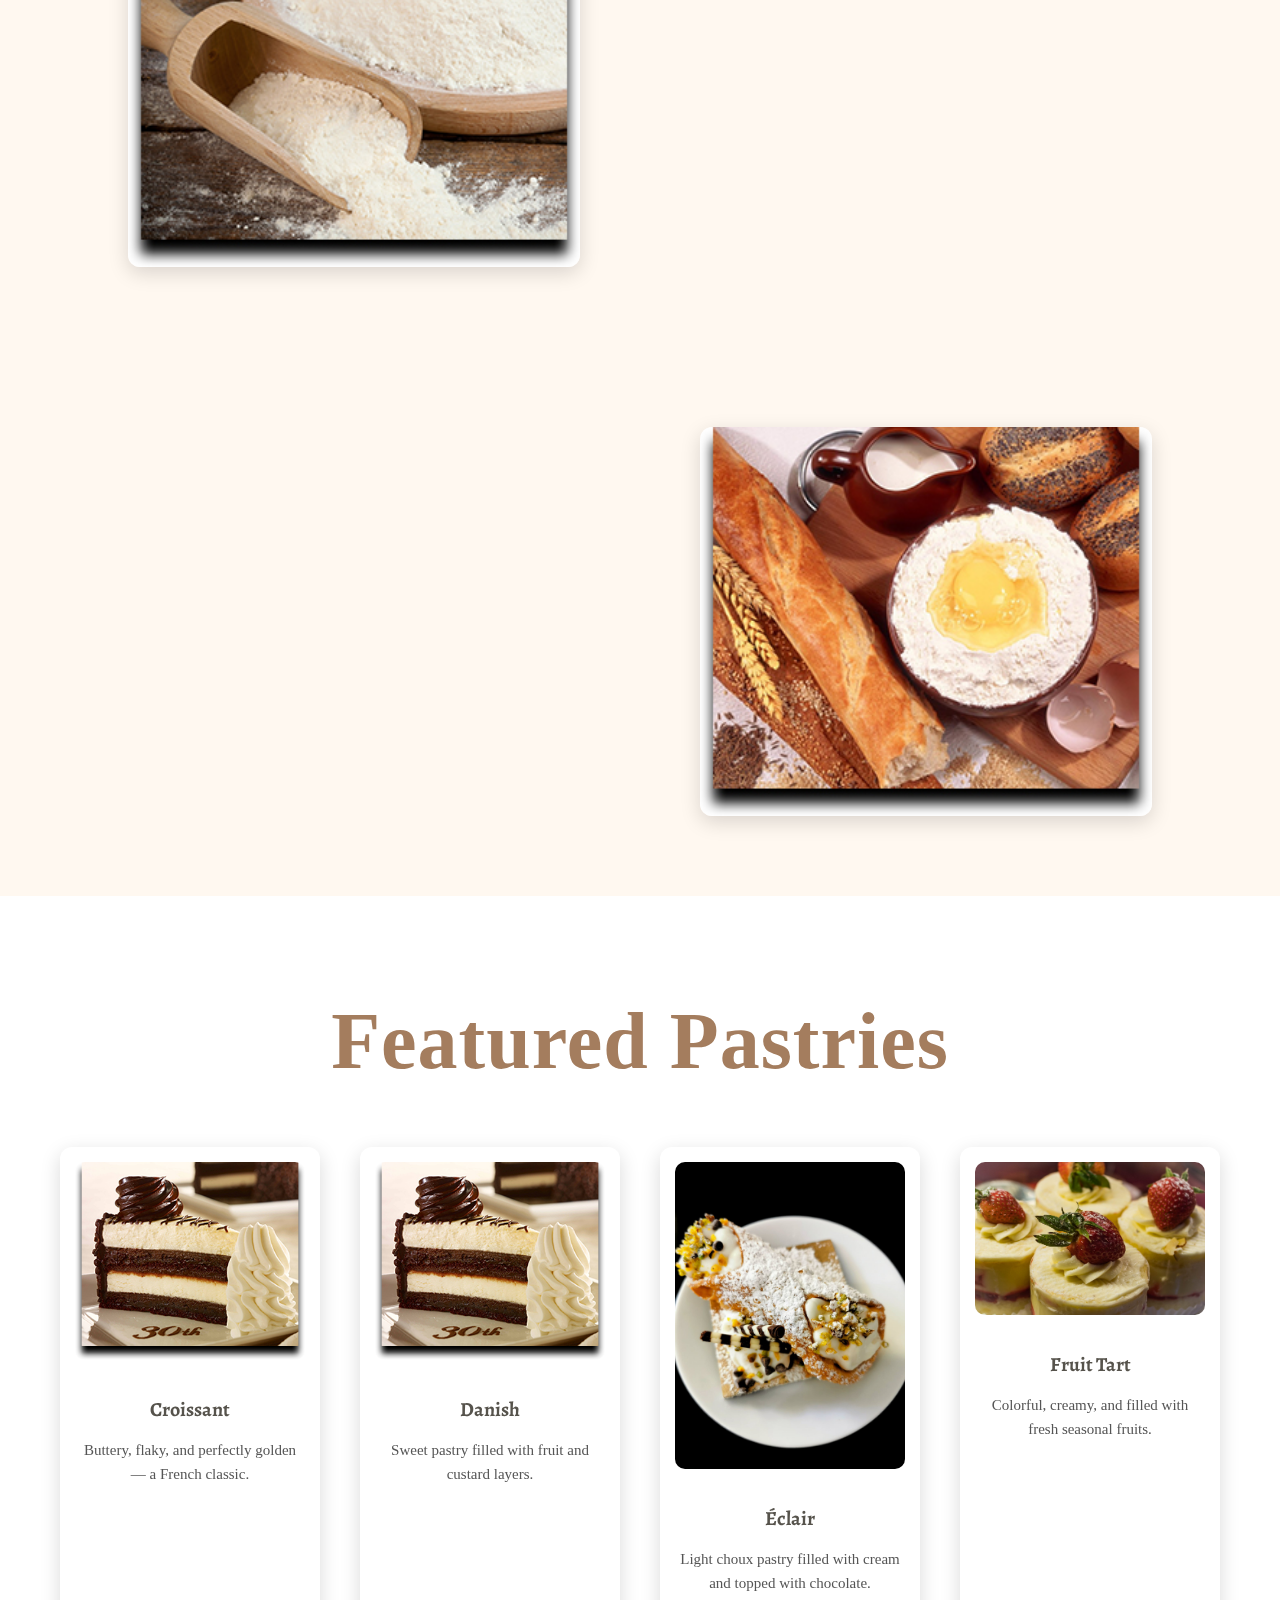
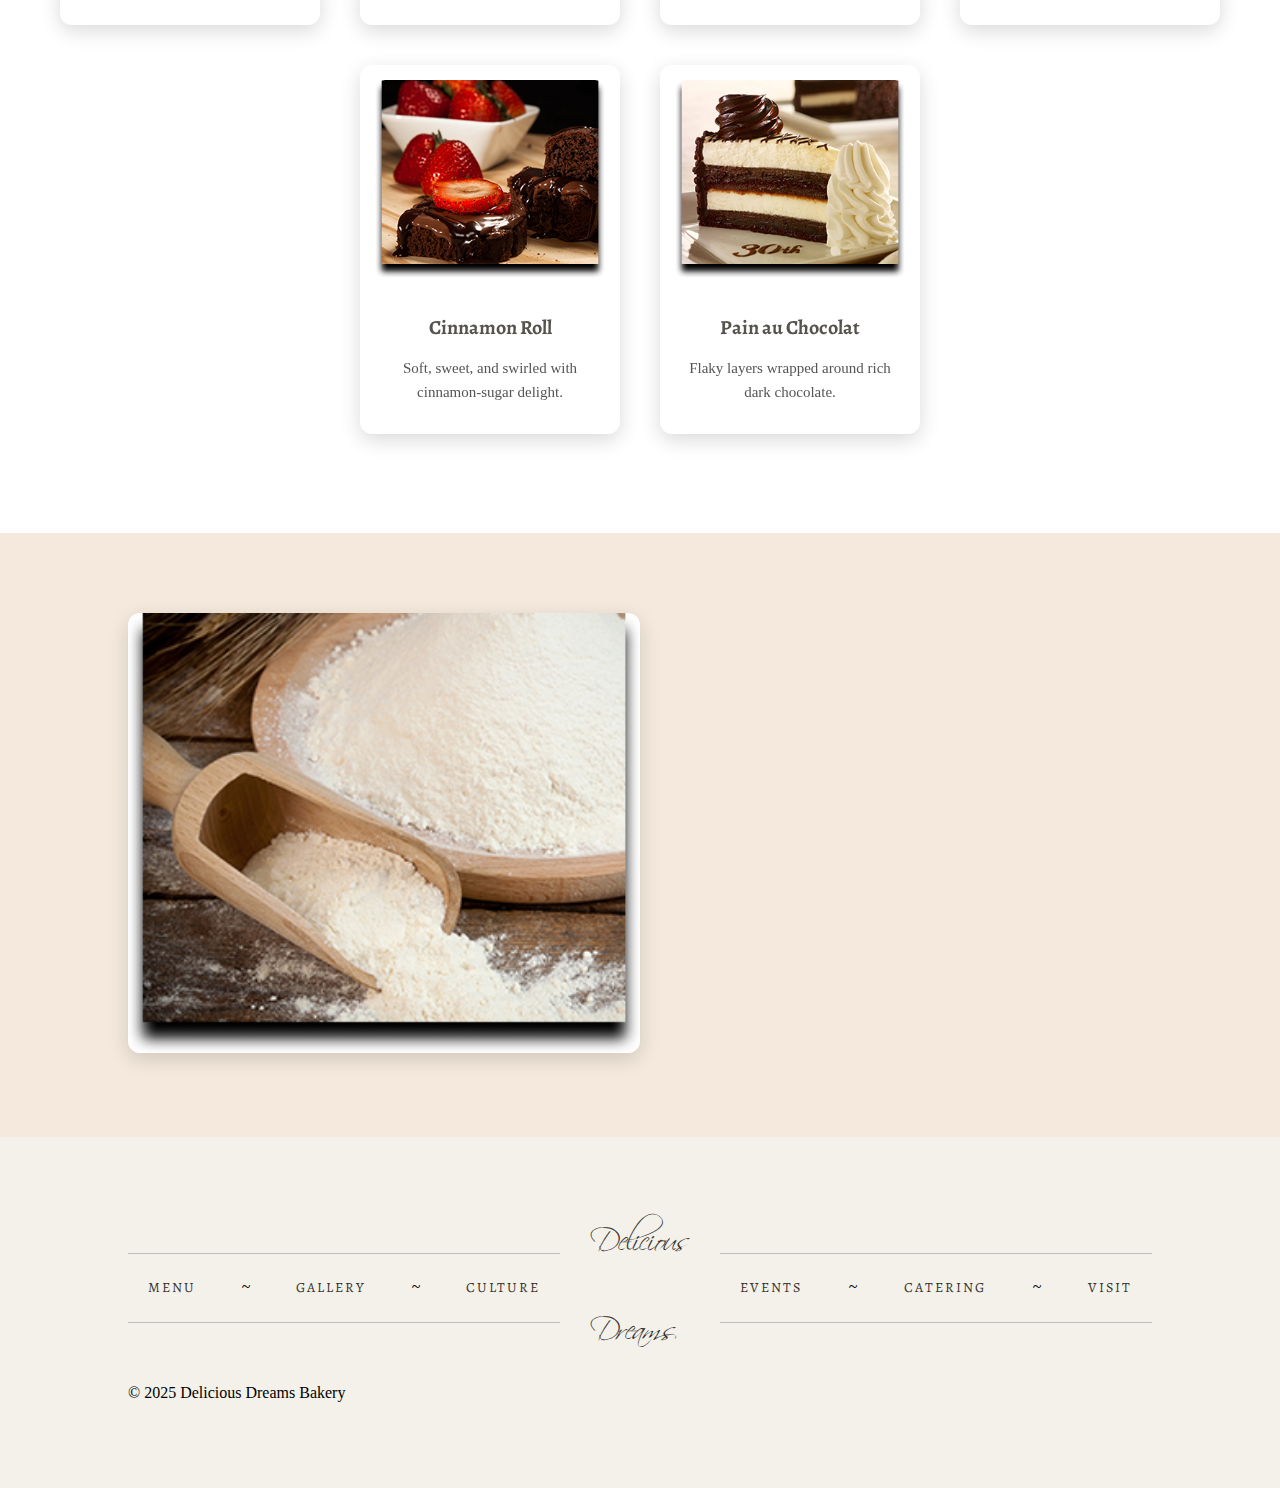
<file: pastries.html>
<!DOCTYPE html>
<html lang="en-US">
<head>
  <meta charset="UTF-8">
  <meta name="viewport" content="width=device-width, initial-scale=1.0">
  <title>Delicious Dreams | Pastries</title>

  <link href="https://fonts.googleapis.com/css?family=Alegreya:400,700" rel="stylesheet">
  <!-- Link to main pastry page CSS -->
  <link rel="stylesheet" href="assets/css/pastries.css">
  <link rel="stylesheet" type="text/css" href="assets/css/styles.css">
  
</head>
<body>

  <!-- Header / Navigation -->
  <header class="hero">
    <nav>
      <a href="index.html" class="logo">Delicious Dreams</a>
      <ul class="main-nav">
        <li><a href="index.html">Welcome</a></li>
        <li><a href="about.html">About me</a></li>
        <li class="dropdown">
          <a href="#" class="dropdown-toggle">Menu ▾</a>
          <ul class="dropdown-content">
            <li><a href="cakes.html">Cakes</a></li>
            <li><a href="pastries.html">Pastries</a></li>
            <li><a href="breads.html">Breads</a></li>
            <li><a href="specials.html">Specials</a></li>
          </ul>
        </li>
        <li><a href="recipes.html">Recipes</a></li>
         <li><a href="#">News</a></li>
        <li><a href="contact.html">Contact</a></li>
      </ul>

      <ul class="social-media">
        <li><a href="#"><i class="fab fa-twitter"></i></a></li>
        <li><a href="#"><i class="fab fa-facebook-f"></i></a></li>
        <li><a href="#"><i class="fab fa-instagram"></i></a></li>
      </ul>
    </nav>

    <section class="intro">
      <h1>Delicious Pastries Every Day</h1>
      <img src="assets/images/dashed-line.png" alt="">
      <p>Sweet, flaky, and baked with love — explore our pastry collection!</p>
      <a href="#" class="button">MENU</a>
    </section>
    <div class="bread-icon">
      <img src="assets/images/bread.png" alt="pastry">
    </div>
  </header>
  <!----END NAV HEADER-->

  <!-- 1 SECTION Art of Pastries Section -->
  <div class="art-of-pastries">

    <section class="text">
      <h1>Art of Pastry Making</h1>
      <h2>Crafting Sweet & Flaky Perfection</h2>
      <p class="desc">
        At Delicious Dreams, every pastry is a masterpiece. From buttery croissants to rich fruit tarts,
        we combine time-honored techniques with the finest ingredients to bring warmth and sweetness to your table.
        Each pastry is shaped with care, baked to golden perfection, and made to delight your senses.
        Rather than focus on quantity, I am committed to producing quality pastries that highlight
        the best characteristics of the flours and ingredients we use. 
      </p>
      <p class="job">Delicious</p>
      
      <blockquote>“Baking is love made visible, one pastry at a time.”</blockquote>
    </section>

    <section class="images">
      <img src="assets/images/flour.jpg" alt="fresh flour">
      <img src="assets/images/egg.jpg" alt="eggs for baking">
      <img src="assets/images/cake.jpg" alt="baked pastry">
      <img src="assets/images/strawberry.jpg" alt="fresh ingredients">
      <img src="assets/images/wavy-circle.png" alt="" class="wavy-circle">
      <h1>TASTES SO GOOD!</h1>
    </section>

  </div>
  <!---END ART OF PASTRY SECTION-->

  <!-- Delight of Fresh Pastries -->
<div class="pastry-section">
  <div class="pastry-content">
    <img src="assets/images/flour.jpg" alt="Fresh pastry" class="pastry-img">
    <div class="pastry-text">
      <h2>The Delight of Fresh Pastries</h2>
      <p>Pastries aren’t just desserts—they’re little moments of joy...</p>
      <p>Our pastries are baked fresh daily with natural ingredients...</p>
    </div>
  </div>
</div>

<!-- Wholesome Goodness of Artisan Pastries -->
<div class="pastry-section reverse">
  <div class="pastry-content">
    <div class="pastry-text">
      <h2>Wholesome Goodness of Artisan Pastries</h2>
      <p>Our artisan pastries combine classic techniques with a focus on balanced flavors...</p>
      <p>Each one is handmade and baked with care to capture the perfect texture...</p>
    </div>
    <img src="assets/images/egg.jpg" alt="Artisan pastry" class="pastry-img">
  </div>
</div>


  <!-- Featured Pastries Section IMAGE GRID-->
  <main class="featured-pastries-grid">
    <h2 class="featured-title">Featured Pastries</h2>
    <div class="pastry-gallery">
      <div class="pastry-card">
        <img src="assets/images/cake.jpg" alt="Croissant">
        <h3>Croissant</h3>
        <p>Buttery, flaky, and perfectly golden — a French classic.</p>
      </div>
      <div class="pastry-card">
        <img src="assets/images/cake.jpg" alt="Danish">
        <h3>Danish</h3>
        <p>Sweet pastry filled with fruit and custard layers.</p>
      </div>
      <div class="pastry-card">
        <img src="assets/images/sweet.jpg" alt="Éclair">
        <h3>Éclair</h3>
        <p>Light choux pastry filled with cream and topped with chocolate.</p>
      </div>
      <div class="pastry-card">
        <img src="assets/images/torts.jpg" alt="Fruit Tart">
        <h3>Fruit Tart</h3>
        <p>Colorful, creamy, and filled with fresh seasonal fruits.</p>
      </div>
      <div class="pastry-card">
        <img src="assets/images/strawberry.jpg" alt="Cinnamon Roll">
        <h3>Cinnamon Roll</h3>
        <p>Soft, sweet, and swirled with cinnamon-sugar delight.</p>
      </div>
      <div class="pastry-card">
        <img src="assets/images/cake.jpg" alt="Pain au Chocolat">
        <h3>Pain au Chocolat</h3>
        <p>Flaky layers wrapped around rich dark chocolate.</p>
      </div>
    </div>
  </main>
  <!----END OF FEACHERED PASTRY SECTION IMAGE GRID-->


  <!-- Pastry Inspiration Section FROM MY OVEN TO YOUR TABLE SECTION-->
  <div class="pastry-inspiration">
    <div class="pastry-inspiration-content">
      <div class="pastry-image">
        <img src="assets/images/flour.jpg" alt="Freshly baked pastry">
      </div>
      <div class="pastry-text">
        <h1>From My Oven to Your Table</h1>
        <p>
          Every pastry we bake carries the warmth of tradition and the joy of sharing.
          Whether it’s a golden croissant or a soft danish, our pastries are made
          with patience, passion, and the finest natural ingredients.
          Experience the comforting aroma and taste that only real, handcrafted baking can bring.
        </p>
      </div>
    </div>
  </div>

  <!-----END OF SECTION FROM MY OVEN -->
  <!-- Footer -->
  <footer>
    <nav>
      <ul class="main-nav">
        <li><a href="#">Menu</a></li>
        <li><a href="#">Gallery</a></li>
        <li><a href="#">Culture</a></li>
      </ul>
      <a href="#" class="logo">Delicious Dreams</a>
      <ul class="main-nav">
        <li><a href="#">Events</a></li>
        <li><a href="#">Catering</a></li>
        <li><a href="#">Visit </a></li>
      </ul>
    </nav>
    <p>&copy; 2025 Delicious Dreams Bakery</p>
  </footer>

  <script defer src="assets/js/script.js"></script>
</body>
</html>
</file>
<file: assets/css/styles.css>
@font-face {
  font-family: 'Scriptina';
  src: url("../fonts/scriptina-regular.ttf");
}

@font-face {
  font-family: 'Proxima Nova';
  src: url("../fonts/proximaNova-regular.ttf");
}

*,
*::after,
*::before {
  box-sizing: border-box;
}

body {
  margin: 0;
  background: #fff;
}

a {
  text-decoration: none;
  color: #fff;
}

ul {
  list-style-type: none;
  margin: 0;
  padding: 0;
}

header.hero {
  background: radial-gradient(circle, rgba(86,83,76,0.5), transparent),
  url("../images/hero5.jpg") no-repeat center center / cover;
  color: #fff;
  position: relative;
}

nav,
ul {
  display: flex;
  justify-content: space-between;
  align-items: center;
}

header nav {
  padding: 0 10%;
  background: rgba(86,83,76,.5);
}

.main-nav li a {
  font-family: 'Alegreya', serif;
  font-size: 14px;
  text-transform: uppercase;
  letter-spacing: 2px;
}

.main-nav a:hover {
  color: #deceb6;
}

.social-media li a:hover {
  color: #deceb6;
}

.logo {
  margin-top: -17px;
  font-family: Scriptina;
  font-size: 30px;
}

header nav .main-nav {
  width: 60%;
}

/* ~ SEPARATORS IN NAVIGATION (except last) ~ */
.main-nav li:not(:last-of-type) {
  flex: 1 1 auto;
  display: flex;
}

.main-nav li:not(:last-of-type)::after {
  content: '~';
  flex: 1 1 auto;
  text-align: center;
}

.social-media {
  width: 10%;
}

/* VERTICAL NAVIGATION <950px */
@media screen and (max-width: 950px) {
  nav {
    flex-direction: column;
    position: relative;
  }
  .main-nav {
    flex-direction: column;
    margin-bottom: 10px;
  }
  .social-media {
    height: 100%;
    position: absolute;
    right: 5%;
    flex-direction: column;
    justify-content: space-around;
  }
  .main-nav li::after, .main-nav li::before {
    content: '~';
  }
}

.intro {
  text-align: center;
  overflow: auto;
}

.intro h1 {
  margin: 150px 0 0 0;
  font-size: 5rem;
  font-family: 'Playfair Display', serif;
  letter-spacing: 5px;
  text-shadow: 0 0 5px rgba(86,83,76,.7);
}

.intro img {
  margin: 50px 0;
}

.intro p {
  max-width: 450px;
  margin: 0 auto;
  font-family: 'Proxima Nova';
  font-size: 1.5rem;
  text-shadow: 0 0 5px rgba(86,83,76,.7);
}

.button {
  width: 200px;
  height: 50px;
  display: flex;
  align-items: center;
  justify-content: center;
  margin: 50px auto 200px auto;
  background: rgba(86,83,76,.5);
  font-family: 'Alegreya', serif;
  font-size: 14px;
  letter-spacing: 2px;
  transition: .5s;
}

.button:hover {
  background: #fff;
  border: 1px solid rgb(86,83,76);
  color: #a47d5e;
  font-weight: bold;
}

.bread-icon {
  position: absolute;
  top: 100%;
  left: 50%;
  transform: translate(-50%, -50%);
  background: radial-gradient(circle, #fff 50%, transparent 0);
}

/* ART OF CAKES */
.art-of-cakes {
  width: 80%;
  margin: 0 auto;
  padding: 100px 0;
  display: flex;
  text-align: center;
}

.text {
  width: 50%;
  padding: 0 5%;
  color: #56534c;
  font-family: 'Alegreya', serif;
}

.text h1 {
  margin: 0;
  font-size: 3rem;
  font-weight: bold;
}

.text h2 {
  margin: 0;
  font-size: 16px;
  color: #a47d5e;
  text-transform: uppercase;
}

.desc {
  font-family: 'Proxima Nova';
}

.art-of-cakes .text .desc,
.pancakes .text .desc {
  margin: 50px 0;
}

p.job {
  font-family: 'Alegreya', serif;
  font-size: 1.5rem;
  font-weight: bold;
}

.person {
  display: flex;
  width: 70%;
  margin: 0 auto;
  justify-content: space-between;
}

.person p {
  flex: 1 1 auto;
  display: flex;
  align-items: center;
  justify-content: center;
  border-top: 1px solid #d9d8d0;
  border-bottom: 1px solid #d9d8d0;
  font-size: 1.5rem;
}

@media screen and (max-width: 500px) {
  .person {
    display: block;
  }
}

blockquote {
  width: 80%;
  max-width: 350px;
  margin: 20px auto;
  padding: 20px 50px;
  position: relative;
  font-family: Scriptina;
  color: #a47d5e;
  font-size: 1.5rem;
  line-height: 2rem;
}

blockquote::before {
   content: "\201C";
   position: absolute;
   left: 0;
   top: 0;
   color: #c2c2c0;
   font-size: 5rem;
}

blockquote::after {
   content: "\201D";
   position: absolute;
   right: 0;
   top: 0;
   color: #c2c2c0;
   font-size: 5rem;

}

.images {
  width: 50%;
  display: flex;
  flex-wrap: wrap;
  align-content: center;
  justify-content: space-around;
  position: relative;
}

.images img {
  width: 49%;
}

.wavy-circle {
  position: absolute;
  top: 50%;
  left: 50%;
  transform: translate(-50%, -50%);
  width: 50%;
}

.images h1 {
  width: 30%;
  position: absolute;
  top: 48%;
  left: 50%;
  transform: translate(-50%, -50%);
  margin: 0;
  font-size: 30px;
  color: #a47d5e;
  font-weight: normal;
}

@media screen and (max-width: 550px) {
  .images h1 {
    font-size: 20px;
  }
  .art-of-cakes {
    width: 100%;
  }
}

@media screen and (max-width: 1100px){
  .art-of-cakes, .images {
    display: block;
  }
  .art-of-cakes .text, .images {
    width: 100%;
  }
}

/* PANCAKES */
.pancakes {
  background: url("../images/bg-slides2.jpg") no-repeat center center / cover;
  overflow: auto;
}

.panel {
  display: flex;
  width: 70%;
  margin: 120px auto;
  background: url("../images/mill.png") no-repeat right bottom,
              #fff;
  position: relative;
}

.panel .text {
  margin-top: 50px;
}

.img-rate {
  width: 45%;
  background: url("../images/pancakes.jpg") no-repeat center center;
  display: flex;
  align-items: center;
}

fieldset {
  border: none;
  margin: 40px 20px;
  padding: 0;
  display: flex;
  flex-direction: column;
}

fieldset input {
  display: none;
}

fieldset label::before {
  content: "\2605";
  font-size: 2.5rem;
}

fieldset label {
  color: #fff;
}

fieldset input:checked ~ label,
fieldset:not(:checked) label:hover,
fieldset:not(:checked) label:hover ~ label {
  color: #FFED85;
}

.steps {
  display: flex;
  justify-content: space-around;
  margin: 100px 0 50px 0;
}

.steps img {
  transition: .5s;
}

.steps img:hover {
  transform: scale(1.05);
}

.ready-in {
  position: absolute;
  top: 0;
  right: 0;
  width: 200px;
  padding: 20px 0;
  background: url("../images/field.png"),
              #fff;
  transform: translate(60%, -20%);
  font-family: 'Alegreya', serif;
  text-align: center;
  box-shadow: 0px 10px 100px 0px rgba(0,0,0,.3);
}

.ready-in h1 {
  font-size: 1.5rem;
  color: #a47d5e;
  margin: 0;
}

.ready-in p {
  font-size: 5rem;
  color: #dfc691;
  margin: 0;
}

.ready-in span {
  color: #979285;
  font-weight: bold;
}

@media screen and (max-width: 900px) {
  .panel {
    flex-wrap: wrap;
  }
  .img-rate, .panel .text {
    width: 100%;
  }
  .ready-in {
    transform: translate(0,0);
  }
}

@media screen and (max-width: 550px) {
  .panel {
    width: 100%;
    margin: 0;
  }
}

/* BREAKFAST */
.breakfast {
  padding: 100px 10%;
  display: flex;
  justify-content: space-between;
  background: url("../images/breakfast.jpg") no-repeat center center / cover;
}

.breakfast .text {
  text-align: center;
}

.breakfast .text:first-child h1 {
  color: #fff;
}

.breakfast .text h2 {
  color: #c8a593;
  margin-bottom: 50px;
}

.bf-type {
  margin-top: 30px;
}

.bf-type h1 {
  font-size: 2rem;
}

.bf-type p {
  color: #c2beba;
  margin-top: 0;
}

.bf-type span {
  color: #dfc691;
  font-size: 2rem;
}

article.text {
  width: 40%;
  padding: 50px 3%;
  display: flex;
  flex-direction: column;
  justify-content: flex-end;
  background: url(../images/article-top-bg.png) no-repeat center 50px,
              url(../images/rye.png) no-repeat center center,
              #fff;
  position: relative;
}

article.text p {
  margin: 30px 0 40px 0;
}

article.text .button {
  margin: 0 auto;
  position: relative;
}

article.text h1::before {
  content: "EST.";
  position: absolute;
  top: 40px;
  left: 25%;
  font-size: 14px;
}

article.text h1::after {
  content: "1893";
  position: absolute;
  top: 40px;
  right: 25%;
  font-size: 14px;
}

article.text::before {/* dashed-inside-border */
  content: '';
  position: absolute;
  width: 96%;
  height: 96%;
  top: 2%;
  left: 2%;
  border: 2px dashed #9e9c93;
  background: transparent;
}

article.text::after {/* 1 hiding panel */
  content: '';
  width: 3%;
  height: 90%;
  position: absolute;
  top: 5%;
  left: 100%;
  background: #d9d6c8;
}

article.text p::after {/* 2 hiding panel */
  content: '';
  width: 3%;
  height: 80%;
  position: absolute;
  top: 10%;
  left: 103%;
  background: #c1beb3;
}

@media screen and (max-width: 1100px) {
  .breakfast {
    padding: 100px 6% 100px 0;
  }
  article.text {
    width: 50%;
  }
}

@media  screen and (max-width: 600px) {
  .breakfast {
    flex-direction: column;
    align-items: center;
    padding: 100px 0;
  }
  .breakfast .text{
    width: 80%;
  }
  article.text {
    margin-top: 50px;
    height: 650px;
  }
}

/* The The Jibarito sandwich RECIPE */
.recipe {
  padding: 0 10%;
  display: flex;
  flex-wrap: wrap;
  align-items: center;
  justify-content: space-between;
  background: #f3f1e9;
}

.recipe header.text {
  width: 100%;
  text-align: center;
  padding-top: 100px;
  background: url("../images/mill-small.png") no-repeat center 10px;
}

.recipe-steps {
  width: 25%;
}

.recipe-steps .text {
  width: 100%;
  padding: 0;
  text-align: center;
  margin-bottom: 50px;
}

.recipe-steps .text h1 {
  font-size: 2rem;
  color: #a47d5e;
}

.recipe-img {
  position: relative;
  width: 63%;
  height: 550px;
  display: flex;
  flex-direction: column;
  align-items: flex-end;
  box-shadow: 0 0 20px 10px #e8e4d5;
  background: url("../images/sandwich-bg.jpg") no-repeat center center / cover;
  border: 10px solid #fff;
}

.recipe-img .ready-in {
  position: relative;
  transform: translate(0,-20%);
  box-shadow: none;
  background: rgba(255,255,255,.9);
}
.recipe-img .ready-in:hover {
  background: url("../images/field.png"),
              #fff;
}

.recipe-img .button {
  position: absolute;
  bottom: 0;
  left: 0;
  margin: 0;
}

@media screen and (max-width: 1000px) {
  .recipe {
    flex-direction: column;
  }
  .recipe-img {
    width: 100%;
  }
  .recipe-steps {
    width: 100%;
    display: flex;
    margin-top: 50px;
  }
}

@media screen and (max-width: 750px) {
  .recipe-steps {
    flex-direction: column;
    width: 50%;
  }
  .recipe-img .button {
    transform: rotate(-90deg);
    transform-origin: 0 0;
  }
}

/* FOOTER */
footer {
  padding: 70px 10%;
  background: #f3f1e9;
}

footer a {
  color: #35332f;
}

footer .main-nav a:hover {
  color: #a47d5e;
}

footer nav .main-nav {
  width: 100%;
  height: 70px;
  padding: 0 20px;
  border-top: 1px solid #c2beba;
  border-bottom: 1px solid #c2beba;
}

footer .logo {
  margin-left: 30px;
  margin-right: 30px;
}

@media screen and (max-width: 950px) {
  footer nav .main-nav {
    border: none;
  }
}
</file>
<file: assets/css/pastries.css>
/* pastries.css */
/* Scope all page-specific styles */
/* ==========================
   PAGE-SPECIFIC STYLES
========================== */
/* =========================================
   GLOBAL PAGE STYLES
========================================= */
body.pastries-page {
  background-color: #fff8f0;
  font-family: 'Proxima Nova', sans-serif;
  color: #56534c;
  margin: 0;
  padding: 0;
}


header.hero .intro h1 {
  margin-top: 25px;  /* remove extra space above title */
  margin-bottom: 10px; /* keep some space between title and text */
}

header.hero .intro .button {
  margin-top: 10px; /* space below paragraph */
}
/* =========================================
   1. ART OF PASTRY MAKING SECTION
   (Introductory two-column section)
========================================= */
.art-of-pastries {
  background-color: #fff8f0;
  padding: 100px 10%;
  display: flex;
  justify-content: center;
  align-items: center;
  border-top: 1px solid #e8e1d7;
}

.art-of-pastries-content {
  display: flex;
  flex-wrap: wrap;
  align-items: center;
  gap: 50px;
  max-width: 1100px;
}

.art-of-pastries-text {
  flex: 1 1 450px;
  font-family: 'Alegreya', serif;
}

.art-of-pastries-text h1 {
  font-size: 36px;
  color: #a47d5e;
  margin-bottom: 15px;
}

.art-of-pastries-text h2 {
  font-size: 22px;
  color: #b26e4a;
  margin-bottom: 25px;
  font-weight: 400;
}

.art-of-pastries-text p {
  line-height: 1.8;
  margin-bottom: 18px;
  font-size: 16px;
}

.art-of-pastries-text blockquote {
  font-style: italic;
  font-size: 16px;
  color: #7b5b4c;
  border-left: 4px solid #a47d5e;
  padding-left: 15px;
  margin-top: 20px;
}

/* ---------- Images Grid ---------- */
.art-of-pastries-images {
  flex: 1 1 400px;
  display: grid;
  grid-template-columns: repeat(2, 1fr);
  gap: 20px;
}

.art-of-pastries-images img {
  width: 100%;
  border-radius: 12px;
  box-shadow: 0 5px 15px rgba(0,0,0,0.12);
  transition: transform 0.4s ease;
}

.art-of-pastries-images img:hover {
  transform: scale(1.05);
}

/* =========================================
   PASTRY SECTIONS: DELIGHT & WHOLESOME ARTISAN
========================================= */

.pastry-section {
  background-color: #fff8f0;
  padding: 80px 10%;
}

.pastry-content {
  display: flex;
  align-items: center;
  justify-content: space-between; /* ensures spacing between image and text */
  gap: 60px;
  max-width: 1200px;
  margin: 0 auto;
}

/* Default layout: image left, text right */
.pastry-img {
  flex: 1 1 50%;
  border-radius: 12px;
  box-shadow: 0 6px 20px rgba(0,0,0,0.15);
  transition: transform 0.4s ease, box-shadow 0.4s ease;
}

.pastry-img:hover {
  transform: scale(1.05);
  box-shadow: 0 10px 25px rgba(0,0,0,0.25);
}

.pastry-text {
  flex: 1 1 50%;
  font-family: 'Alegreya', serif;
  color: #56534c;
  text-align: left;
}

.pastry-text h2 {
  font-size: 30px;
  color: #a47d5e;
  margin-bottom: 20px;
}

.pastry-text p {
  font-size: 16px;
  line-height: 1.8;
  margin-bottom: 15px;
  color: #333;
}

/* Reverse layout: text left, image right */
.pastry-section.reverse .pastry-content {
  flex-direction: row; /* flips positions */
}

/* ---------- RESPONSIVE ---------- */
@media screen and (max-width: 900px) {
  .pastry-content,
  .pastry-section.reverse .pastry-content {
    flex-direction: column; /* stack on smaller screens */
    text-align: center;
  }

  .pastry-img, .pastry-text {
    flex: 1 1 100%;
  }

  .pastry-img {
    margin-bottom: 20px;
  }
}

@media screen and (max-width: 600px) {
  .pastry-section {
    padding: 50px 6%;
  }

  .pastry-text h2 {
    font-size: 26px;
  }

  .pastry-text p {
    font-size: 15px;
    line-height: 1.6;
  }
}



/* =========================================
   2. FEATURED PASTRIES SECTION CARDS GRID
========================================= */
/* Import handwritten font for title */
@import url('https://fonts.googleapis.com/css2?family=Pacifico&display=swap');

.featured-pastries-grid {
  max-width: 1200px;
  margin: 100px auto 100px;
  text-align: center; /* center title */
  padding: 0 20px;

}
.featured-title {
  font-size: 5rem !important; /* base size for large screens */
  margin-bottom: 60px;
  color: #a47d5e;
  font-family: 'Pacifico', cursive !important; /* handwritten font */
  letter-spacing: 1px;
  text-align: center !important;
}

/* ---------- Pastry Gallery Cards ---------- */
.pastry-gallery {
  display: flex;
  flex-wrap: wrap;
  justify-content: center;
  gap: 40px;
  margin-bottom: 60px; /* spacing from next section */
}

.pastry-card {
  background-color: #fff;
  border-radius: 12px;
  box-shadow: 0 6px 20px rgba(0,0,0,0.15); /* stronger shadow */
  width: 260px;
  padding: 15px;
  transition: transform 0.4s ease, box-shadow 0.4s ease;
  will-change: transform;
}

.pastry-card img {
  width: 100%;
  border-radius: 10px;
  margin-bottom: 12px;
}

.pastry-card h3 {
  font-size: 20px;
  margin-bottom: 8px;
  color: #56534c;
  font-family: 'Alegreya', serif;
}

.pastry-card p {
  font-size: 15px;
  color: #555;
  line-height: 1.6;
}

/* ---------- Hover: rotate + shake ---------- */
.pastry-card:hover {
  transform: rotate(-2deg) translateY(-6px);
  box-shadow: 0 12px 30px rgba(0,0,0,0.25);
  animation: shake 0.3s ease-in-out;
}

/* Shake keyframes */
@keyframes shake {
  0% { transform: rotate(-2deg) translateY(-6px) translateX(0); }
  25% { transform: rotate(2deg) translateY(-6px) translateX(-2px); }
  50% { transform: rotate(-2deg) translateY(-6px) translateX(2px); }
  75% { transform: rotate(2deg) translateY(-6px) translateX(-2px); }
  100% { transform: rotate(-2deg) translateY(-6px) translateX(0); }
}

/* Responsive: stack cards on small screens */
@media screen and (max-width: 900px) {
  .pastry-gallery {
    flex-direction: column;
    align-items: center;
  }
}

/* =========================================
   Media Queries for Responsive Design
========================================= */

/* Large tablets / small laptops */
@media screen and (max-width: 1024px) {
  .featured-pastries h2 {
    font-size: 2.7rem;
    margin-bottom: 50px;
  }

  .pastry-gallery {
    gap: 35px;
  }
}

/* Tablets */
@media screen and (max-width: 900px) {
  .featured-pastries h2 {
    font-size: 2.4rem;
    margin-bottom: 40px;
  }

  .pastry-gallery {
    flex-direction: row;
    flex-wrap: wrap;
    gap: 30px;
  }

  .pastry-card {
    width: 45%; /* two cards per row */
  }
}

/* Small tablets / large phones */
@media screen and (max-width: 700px) {
  .featured-pastries h2 {
    font-size: 2rem;
    margin-bottom: 35px;
  }

  .pastry-card {
    width: 70%; /* one card per row, centered */
  }
}

/* Phones */
@media screen and (max-width: 480px) {
  .featured-pastries h2 {
    font-size: 1.8rem;
    margin-bottom: 30px;
  }

  .pastry-card {
    width: 90%; /* almost full width */
  }
}

/* Very small phones */
@media screen and (max-width: 360px) {
  .featured-pastries h2 {
    font-size: 1.6rem;
    margin-bottom: 25px;
  }

  .pastry-card {
    width: 95%;
  }

  .pastry-card h3 {
    font-size: 18px;
  }

  .pastry-card p {
    font-size: 14px;
  }
}

/* =========================================
   3. FROM MY OVEN TO YOUR TABLE SECTION
   (Inspiration-style closing section)
========================================= */

/* =========================================
   PASSTRY INSPIRATION / FROM MY OVEN TO YOUR TABLE
========================================= */
.pastry-inspiration {
  background-color: #f4e9dc;
  padding: 80px 10%;
  display: flex;
  justify-content: center;
  align-items: center;
  overflow: hidden;
}

.pastry-inspiration-content {
  display: flex;
  flex-direction: row; /* horizontal layout */
  align-items: center;
  justify-content: flex-start;
  gap: 60px;
  max-width: 1200px;
  width: 100%;
  flex-wrap: nowrap;
}

/* ---------- IMAGE ---------- */
.pastry-image {
  flex: 0 0 50%;
  text-align: left;
}

.pastry-image img {
  width: 100%;
  border-radius: 12px;
  box-shadow: 0 6px 20px rgba(0,0,0,0.15);
  transition: transform 0.4s ease, box-shadow 0.4s ease;
}

.pastry-image:hover img {
  transform: scale(1.05);
  box-shadow: 0 10px 25px rgba(0,0,0,0.25);
}

/* ---------- TEXT ---------- */
.pastry-text {
  flex: 0 0 50%;
  font-family: 'Alegreya', serif;
  color: #56534c;
  text-align: left;
  opacity: 0;
  transform: translateY(40px);
  animation: fadeUp 1.2s ease forwards;
  animation-delay: 0.3s;
}

.pastry-text h1 {
  font-size: 36px;
  color: #a47d5e;
  margin-bottom: 20px;
  opacity: 0;
  transform: translateY(25px);
  animation: fadeInTitle 1.2s ease forwards;
  animation-delay: 0.6s;
}

.pastry-text p {
  font-family: 'Proxima Nova';
  font-size: 17px;
  line-height: 1.8;
  color: #333;
  max-width: 100%;
  animation: fadeUp 1.2s ease forwards;
  animation-delay: 0.8s;
}

/* ---------- Animations ---------- */
@keyframes fadeSlideIn {
  0% { opacity: 0; transform: translateX(-60px); }
  100% { opacity: 1; transform: translateX(0); }
}

@keyframes fadeUp {
  0% { opacity: 0; transform: translateY(40px); }
  100% { opacity: 1; transform: translateY(0); }
}

@keyframes fadeInTitle {
  0% { opacity: 0; transform: translateY(25px); }
  100% { opacity: 1; transform: translateY(0); }
}

/* ---------- RESPONSIVE ---------- */
@media screen and (max-width: 900px) {
  .pastry-inspiration-content {
    flex-direction: column; /* stack image and text on small screens */
    text-align: center;
  }

  .pastry-image, .pastry-text {
    flex: 1 1 100%;
    text-align: center;
    opacity: 1;
    transform: none;
    animation: none;
  }

  .pastry-image img {
    width: 100%;
  }
}

@media screen and (max-width: 600px) {
  .pastry-inspiration {
    padding: 50px 6%;
  }

  .pastry-text h1 {
    font-size: 26px;
  }

  .pastry-text p {
    font-size: 15px;
    line-height: 1.6;
  }
}



/* =========================================
   4. RESPONSIVE DESIGN
========================================= */
@media screen and (max-width: 900px) {
  /* Art of Pastry Making */
  .art-of-pastries-content {
    flex-direction: column;
    text-align: center;
  }

  .art-of-pastries-images {
    grid-template-columns: 1fr;
  }

  .art-of-pastries-text h1 {
    font-size: 30px;
  }

  .art-of-pastries-text h2 {
    font-size: 20px;
  }

  .art-of-pastries {
    padding: 60px 8%;
  }

  /* Featured Pastries */
  .pastry-gallery {
    flex-direction: column;
    align-items: center;
  }

  /* From Oven Section */
  .from-oven-content {
    flex-direction: column;
    text-align: center;
  }

  .from-oven-text, .from-oven-image {
    opacity: 1;
    transform: none;
    animation: none;
  }
}

@media screen and (max-width: 600px) {
  .from-oven {
    padding: 50px 6%;
  }

  .from-oven-text h1 {
    font-size: 26px;
  }

  .from-oven-text p {
    font-size: 15px;
    line-height: 1.6;
  }

  .from-oven-image img {
    width: 100%;
    border-radius: 8px;
  }
}

/* =========================================
   5. FOOTER STYLING
========================================= */
body.pastries-page footer {
  display: block;
  padding: 70px 10%;
  background-color: #f3f1e9;
  text-align: center;
}

body.pastries-page footer a {
  color: #35332f;
}

body.pastries-page footer .main-nav a:hover {
  color: #a47d5e;
}

body.pastries-page .main-nav li:not(:last-of-type)::after {
  content: '~';
  flex: 1 1 auto;
  text-align: center;
}

body.pastries-page .main-nav li.dropdown:last-of-type::after {
  content: '';
}
</file>
<file: assets/css/blog-post.css>
/* =========================
   BLOG POST STYLES
========================= */
.blog-container {
  max-width: 900px;
  margin: 80px auto;
  padding: 0 20px;
}

.blog-title {
  font-family: 'Pacifico', cursive;
  font-size: 3rem;
  text-align: center;
  color: #a47d5e;
  margin-bottom: 10px;
}

.blog-author {
  text-align: center;
  font-style: italic;
  color: #7b5b4c;
  margin-bottom: 50px;
}

.blog-content p {
  font-size: 1rem;
  line-height: 1.8;
  margin-bottom: 20px;
}

/* IMAGE LEFT / TEXT RIGHT SECTION */
.img-text-section {
  display: flex;
  align-items: flex-start;
  gap: 40px;
  margin-bottom: 50px;
  flex-wrap: wrap;
}

.section-image {
  flex: 1 1 45%;
  border-radius: 12px;
  box-shadow: 0 6px 20px rgba(0,0,0,0.15);
  transition: transform 0.4s ease, box-shadow 0.4s ease;
}

.section-image:hover {
  transform: scale(1.05);
  box-shadow: 0 10px 25px rgba(0,0,0,0.25);
}

.section-text {
  flex: 1 1 50%;
}

.section-text h2 {
  font-family: 'Pacifico', cursive;
  font-size: 2rem;
  color: #a47d5e;
  margin-bottom: 15px;
}

.section-text p {
  font-size: 1rem;
  line-height: 1.8;
  margin-bottom: 15px;
}

.text-below p {
  margin-top: 15px;
}


.sourdough-benefits ul {
  list-style-type: decimal; /* bullet points */
  padding-left: 20px;    /* indent the bullets */
  margin-top: 10px;
  display: block !important;
}

.sourdough-benefits li {
  margin-bottom: 15px;   /* space between items */
  line-height: 1.6;      /* makes text more readable */
}



/* RESPONSIVE */
@media screen and (max-width: 900px) {
  .img-text-section {
    flex-direction: column;
    text-align: center;
  }

  .section-image,
  .section-text {
    flex: 1 1 100%;
  }

  .section-image {
    margin-bottom: 20px;
  }
}

@media screen and (max-width: 600px) {
  .blog-title {
    font-size: 2.2rem;
  }

  .section-text h2 {
    font-size: 1.6rem;
  }

  .blog-content p,
  .section-text p {
    font-size: 0.95rem;
    line-height: 1.6;
  }
}
</file>
<file: assets/css/contact.css>
/* =========================
   Contact Page Styles
========================= */

body.contact-page {
  font-family: 'Alegreya', serif;
  background-color: #fff7f0;
  color: #333;
  margin: 0;
  padding: 0;
}

.contact-section {
  padding: 80px 20px;
  text-align: center;
}

.contact-section h2 {
  font-size: 2.5rem;
  margin-bottom: 20px;
  color: #b04e27; /* warm bakery color */
}

.contact-container {
  display: flex;
  justify-content: center;
  flex-wrap: wrap;
  gap: 50px;
  max-width: 1200px;
  margin: 0 auto;
  padding-top: 40px;
}

/* =========================
   Contact Form
========================= */
.contact-form {
  background-color: #fff;
  padding: 40px 30px;
  border-radius: 15px;
  box-shadow: 0 8px 20px rgba(0,0,0,0.1);
  flex: 1 1 400px;
  max-width: 500px;
}

.contact-form label {
  display: block;
  margin-bottom: 8px;
  font-weight: 700;
  color: #b04e27;
}

.contact-form input,
.contact-form textarea {
  width: 100%;
  padding: 12px 15px;
  margin-bottom: 20px;
  border: 1px solid #e0cfc1;
  border-radius: 10px;
  font-size: 1rem;
  background-color: #fff3ea;
  color: #333;
  transition: border 0.3s ease;
}

.contact-form input:focus,
.contact-form textarea:focus {
  outline: none;
  border-color: #b04e27;
}

.contact-form button.button {
  background-color: #b04e27;
  color: #fff;
  padding: 15px 30px;
  font-size: 1.1rem;
  border: none;
  border-radius: 12px;
  cursor: pointer;
  transition: background-color 0.3s ease;
}

.contact-form button.button:hover {
  background-color: #90381f;
}

/* =========================
   Contact Info
========================= */
.contact-info {
  flex: 1 1 300px;
  max-width: 400px;
  text-align: left;
  padding: 20px;
}

.contact-info h3 {
  font-size: 1.8rem;
  margin-bottom: 15px;
  color: #b04e27;
}

.contact-info p {
  margin: 10px 0;
  line-height: 1.6;
}

.contact-info .social-media {
  display: flex;
  gap: 15px;
  margin-top: 15px;
}

.contact-info .social-media li {
  list-style: none;
}

.contact-info .social-media a {
  font-size: 1.4rem;
  color: #b04e27;
  transition: color 0.3s ease;
}

.contact-info .social-media a:hover {
  color: #90381f;
}

/* =========================
   Responsive
========================= */
@media (max-width: 900px) {
  .contact-container {
    flex-direction: column;
    align-items: center;
  }
  
  .contact-form,
  .contact-info {
    max-width: 100%;
  }
}
.contact-info .social-media {
  display: flex;
  gap: 15px;
  margin-top: 10px;
  padding-left: 0;
}

.contact-info .social-media li {
  list-style: none;
}

.contact-info .social-media a {
  font-size: 1.4rem;
  color: #b04e27;
  transition: color 0.3s ease;
}

.contact-info .social-media a:hover {
  color: #90381f;
}
</file>
<file: assets/css/courses.css>
/* =========================
   Courses Page Styles
========================= */

body.courses-page {
  font-family: 'Alegreya', serif;
  background-color: #fff7f0;
  color: #333;
  margin: 0;
  padding: 0;
}

.courses-section {
  padding: 80px 20px;
  text-align: center;
}

.courses-section h2 {
  font-size: 2.5rem;
  margin-bottom: 40px;
  color: #b04e27;
}

/* =========================
   Course Grid
========================= */
.courses-grid {
  display: grid;
  grid-template-columns: repeat(auto-fit, minmax(300px, 1fr));
  gap: 40px;
  max-width: 1200px;
  margin: 0 auto;
}

/* =========================
   Course Card
========================= */
.course-card {
  background-color: #fff;
  border-radius: 15px;
  overflow: hidden;
  box-shadow: 0 8px 20px rgba(0,0,0,0.1);
  transition: transform 0.3s ease, box-shadow 0.3s ease;
}

.course-card:hover {
  transform: translateY(-6px);
  box-shadow: 0 12px 25px rgba(0,0,0,0.15);
}

.course-card img {
  width: 100%;
  height: 220px;
  object-fit: cover;
}

.course-content {
  padding: 25px;
  text-align: left;
}

.course-content h3 {
  color: #b04e27;
  font-size: 1.5rem;
  margin-bottom: 10px;
}

.course-content p {
  margin-bottom: 15px;
  line-height: 1.6;
}

.course-content .details {
  font-size: 0.95rem;
  color: #666;
}

.course-content .button {
  display: inline-block;
  background-color: #b04e27;
  color: #fff;
  padding: 12px 25px;
  border-radius: 10px;
  text-decoration: none;
  transition: background-color 0.3s ease;
}

.course-content .button:hover {
  background-color: #90381f;
}

/* =========================
   Responsive
========================= */
@media (max-width: 768px) {
  .course-content {
    text-align: center;
  }
}
</file>
